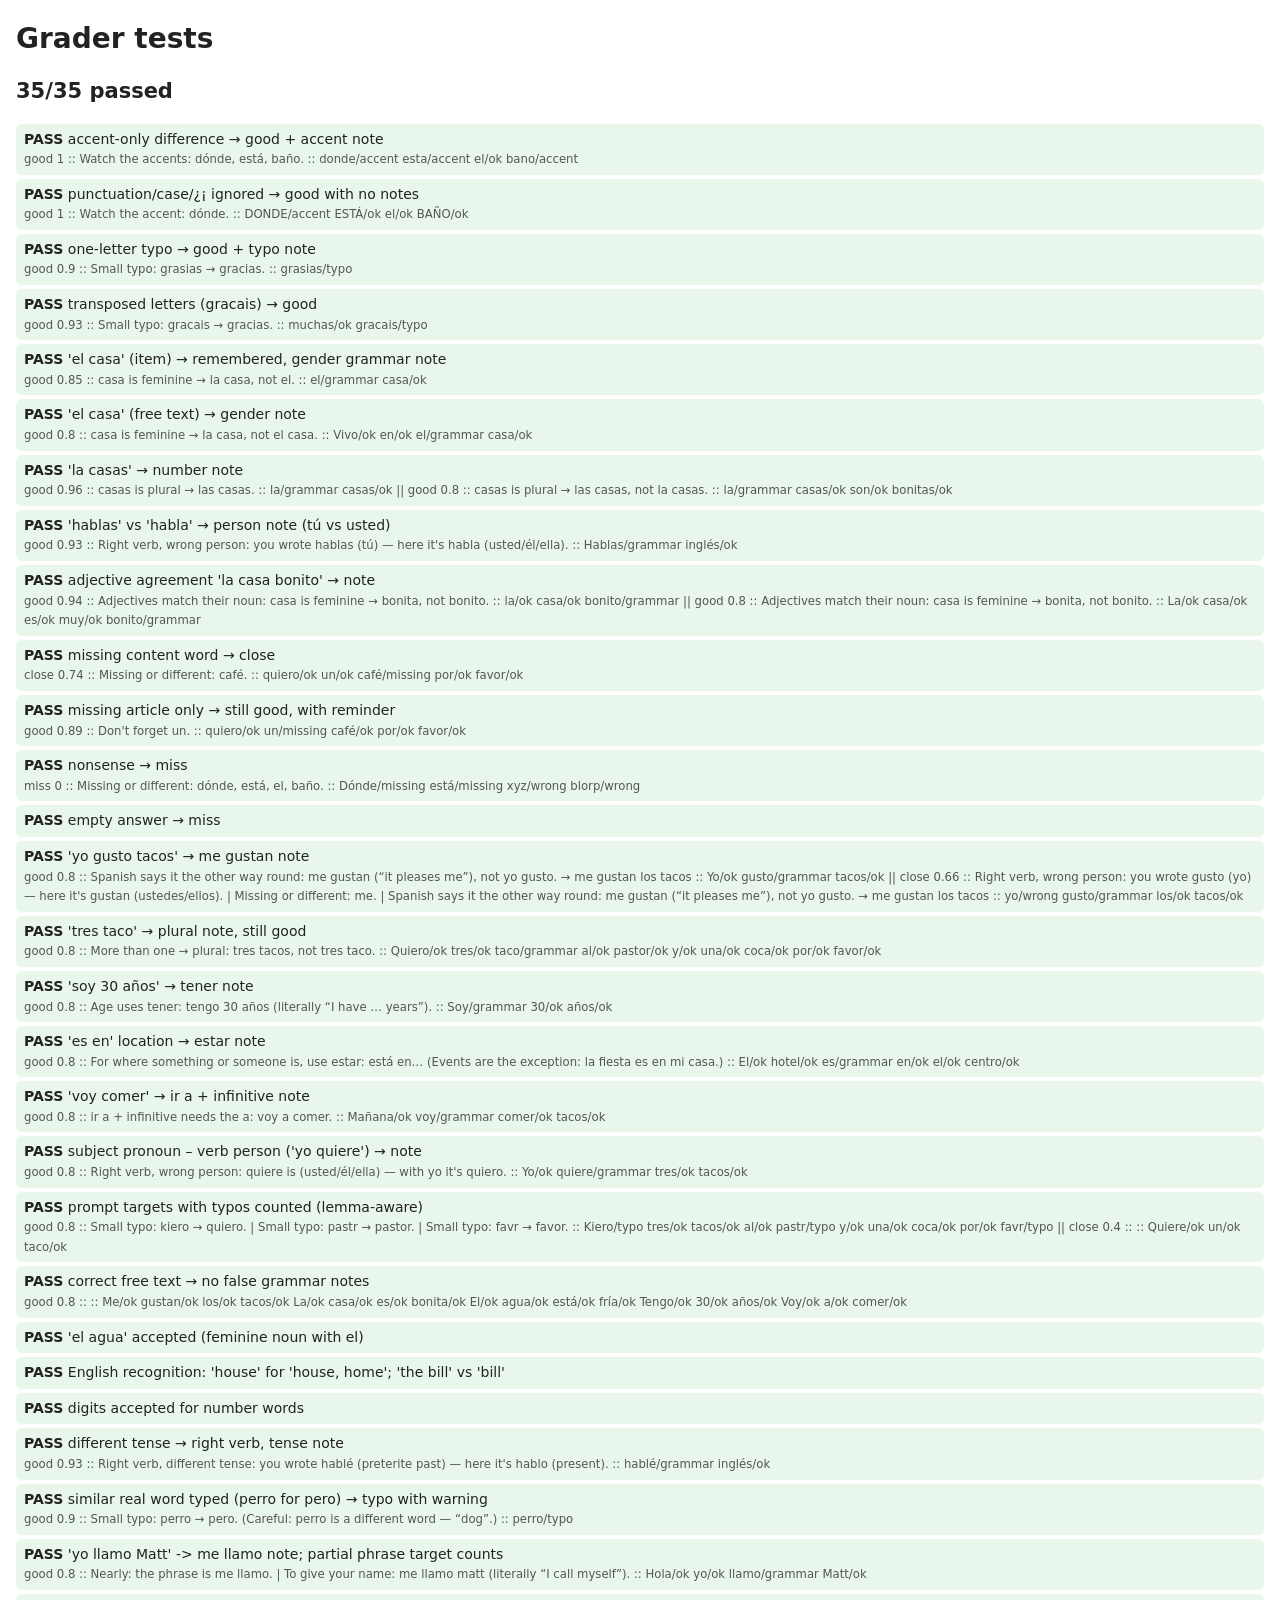
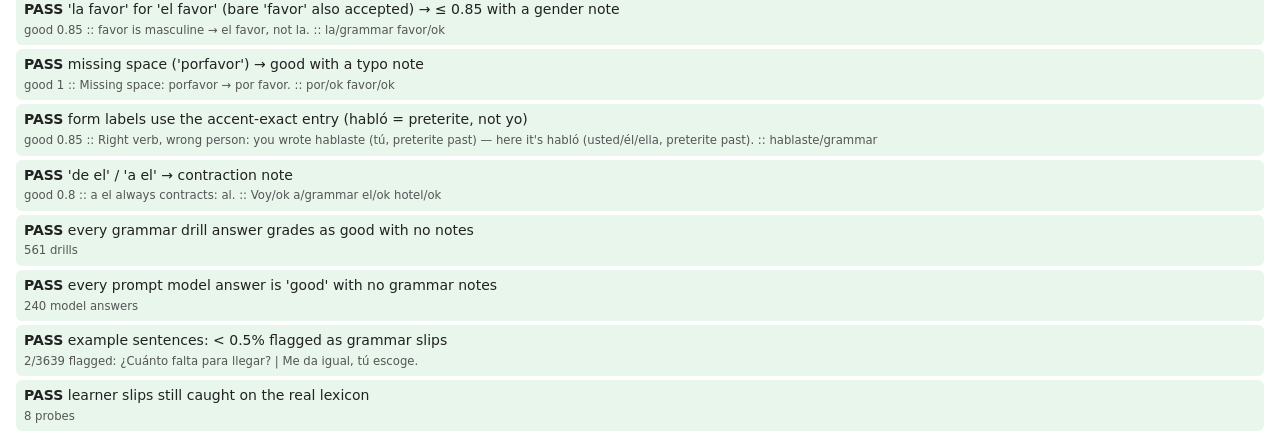
<file: tests/grader.html>
<!doctype html>
<html lang="en">
<head>
<meta charset="utf-8">
<meta name="viewport" content="width=device-width, initial-scale=1">
<title>Grader tests</title>
<style>
  body { font: 14px/1.4 system-ui, sans-serif; margin: 16px; background: #fff; color: #222; }
  .pass, .fail { padding: 6px 8px; margin: 4px 0; border-radius: 6px; }
  .pass { background: #e8f6ec; } .fail { background: #fde8e8; }
  small { color: #555; }
</style>
</head>
<body>
<h1>Grader tests</h1>
<div id="out">running…</div>
<script src="../web/data/course.js"></script>
<script src="../web/js/grader.js"></script>
<script>window.__deferRender = true;</script>
<script src="grader.test.js"></script>
<script src="grader.content.test.js"></script>
<script>window.__renderGraderResults && window.__renderGraderResults();</script>
</body>
</html>
</file>
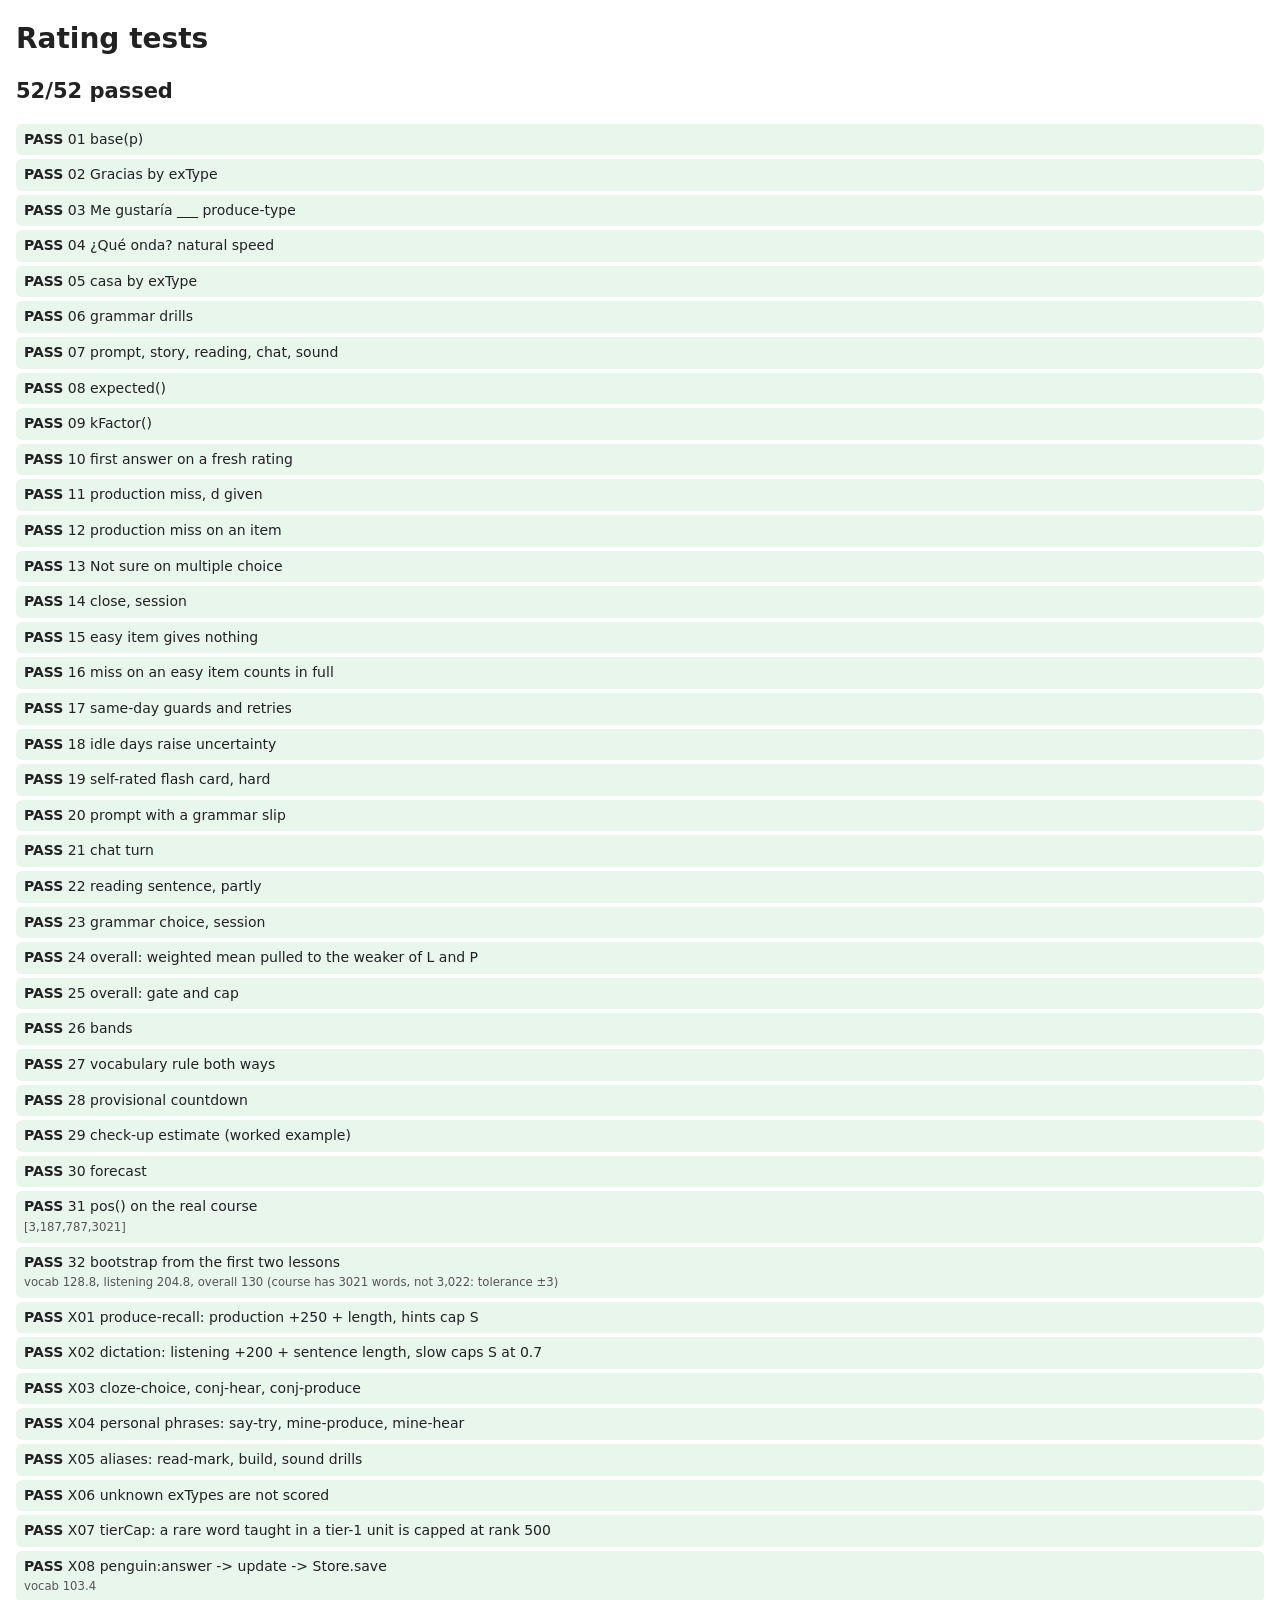
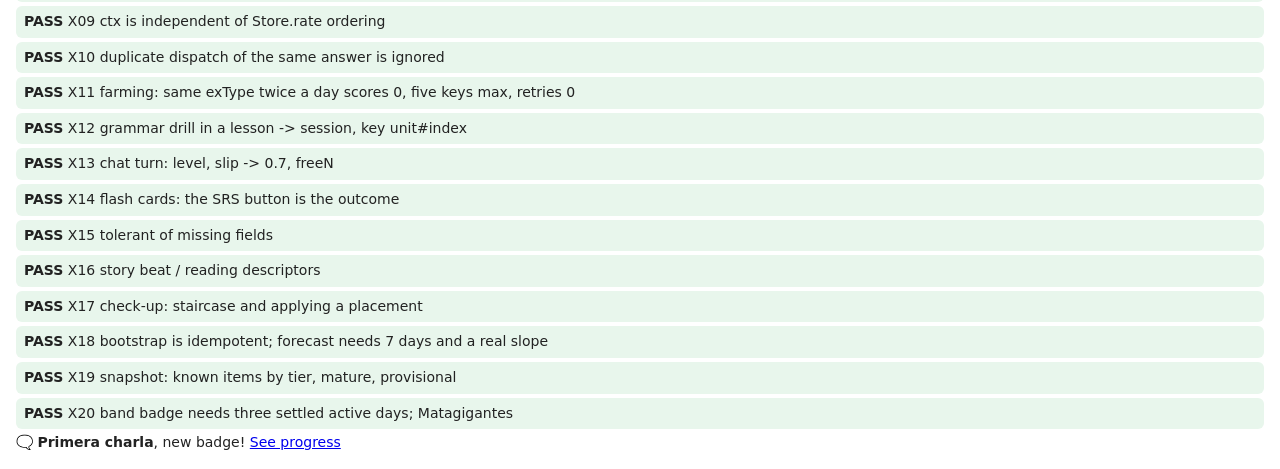
<file: tests/rating.html>
<!doctype html>
<html lang="en">
<head>
<meta charset="utf-8">
<meta name="viewport" content="width=device-width, initial-scale=1">
<title>Rating tests</title>
<style>
  body { font: 14px/1.4 system-ui, sans-serif; margin: 16px; background: #fff; color: #222; }
  .pass, .fail { padding: 6px 8px; margin: 4px 0; border-radius: 6px; }
  .pass { background: #e8f6ec; } .fail { background: #fde8e8; }
  small { color: #555; }
</style>
</head>
<body>
<h1>Rating tests</h1>
<div id="out">running…</div>
<script src="../web/data/course.js"></script>
<script src="../web/js/util.js"></script>
<script src="../web/js/rating.js"></script>
<script src="rating.test.js"></script>
</body>
</html>
</file>
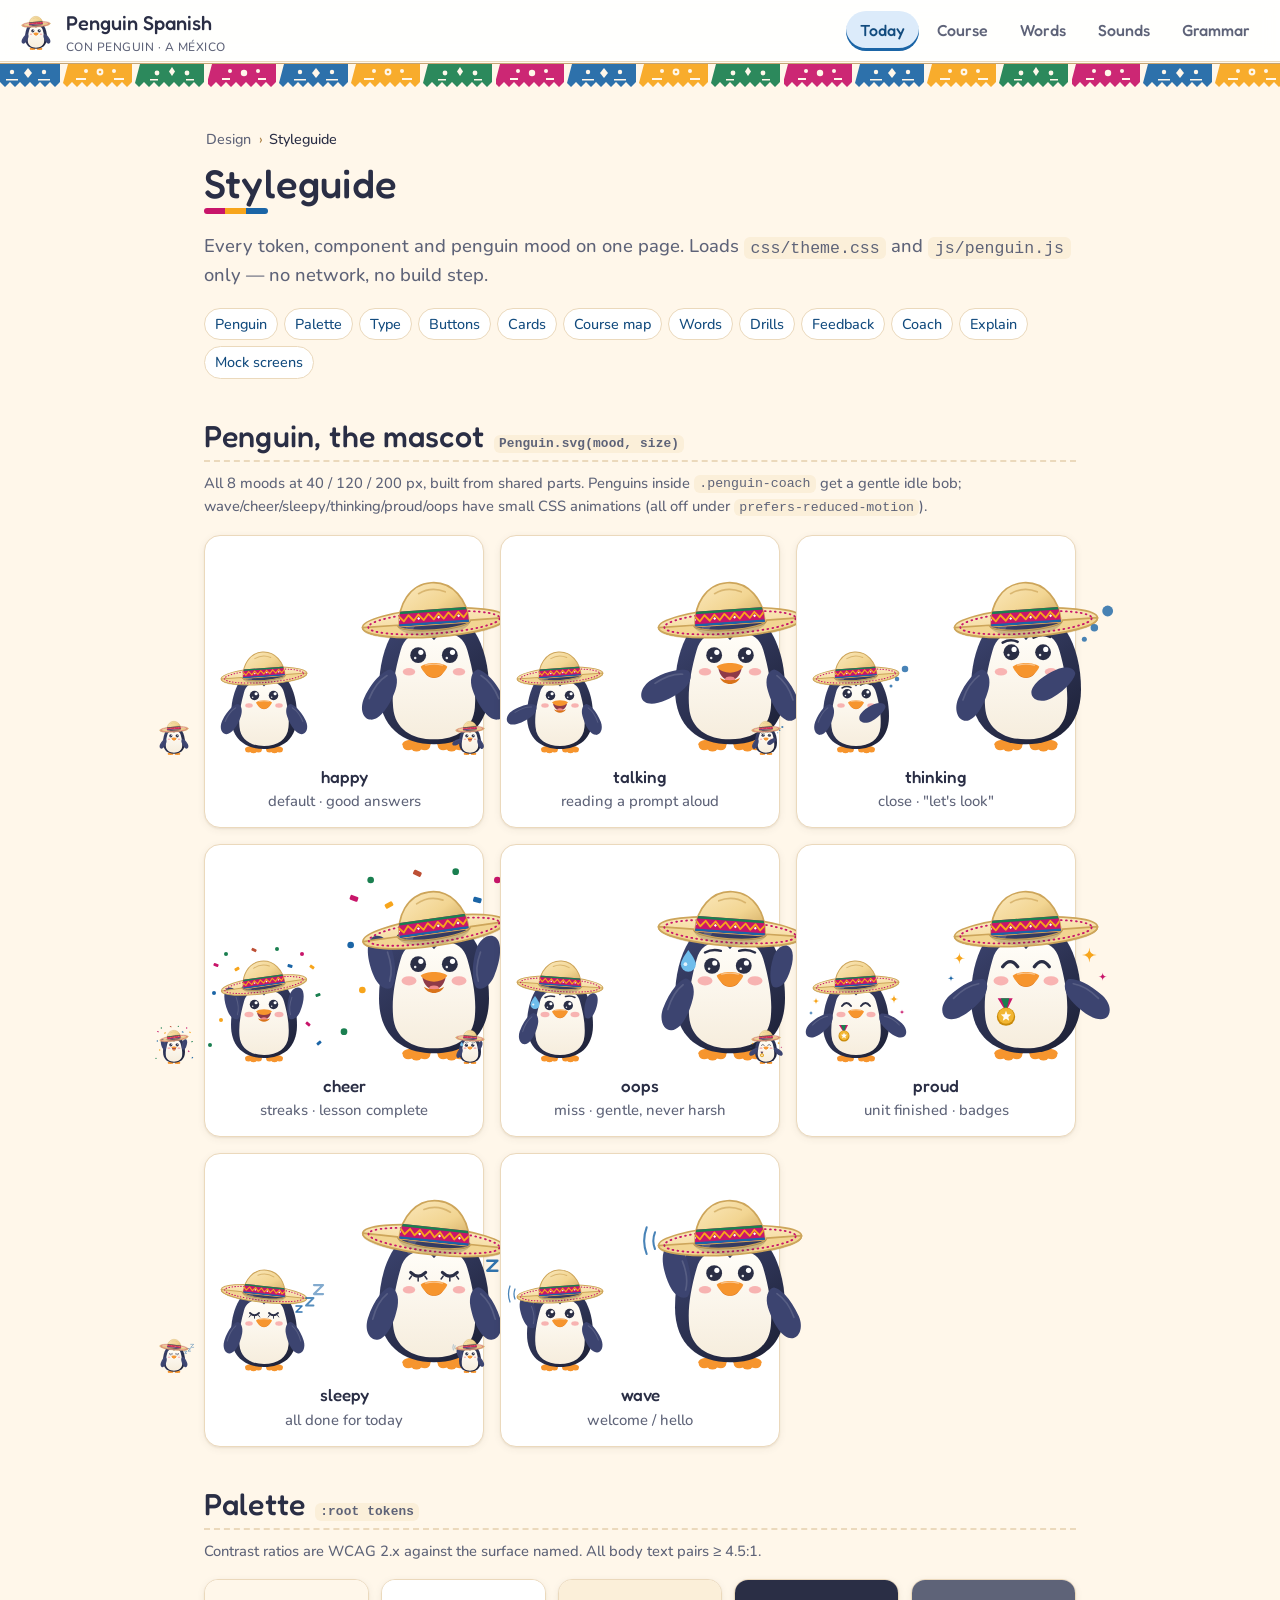
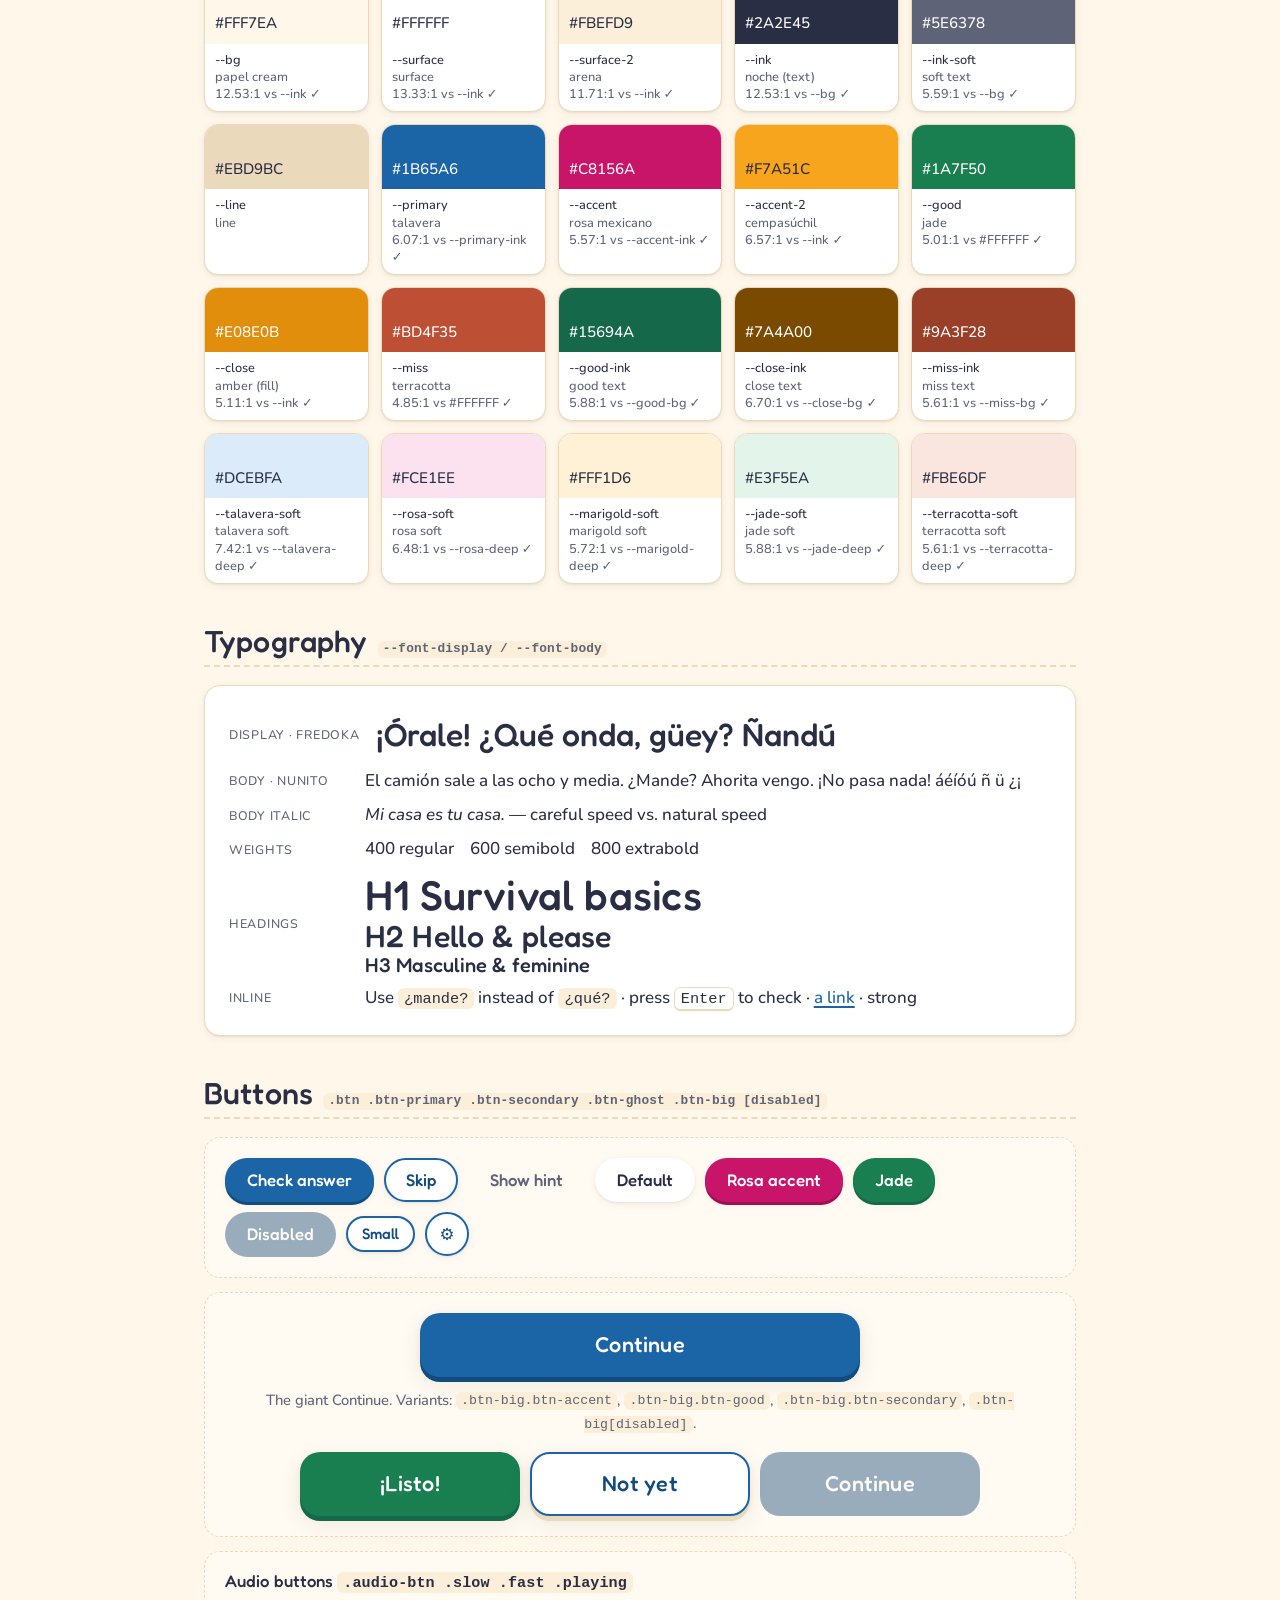
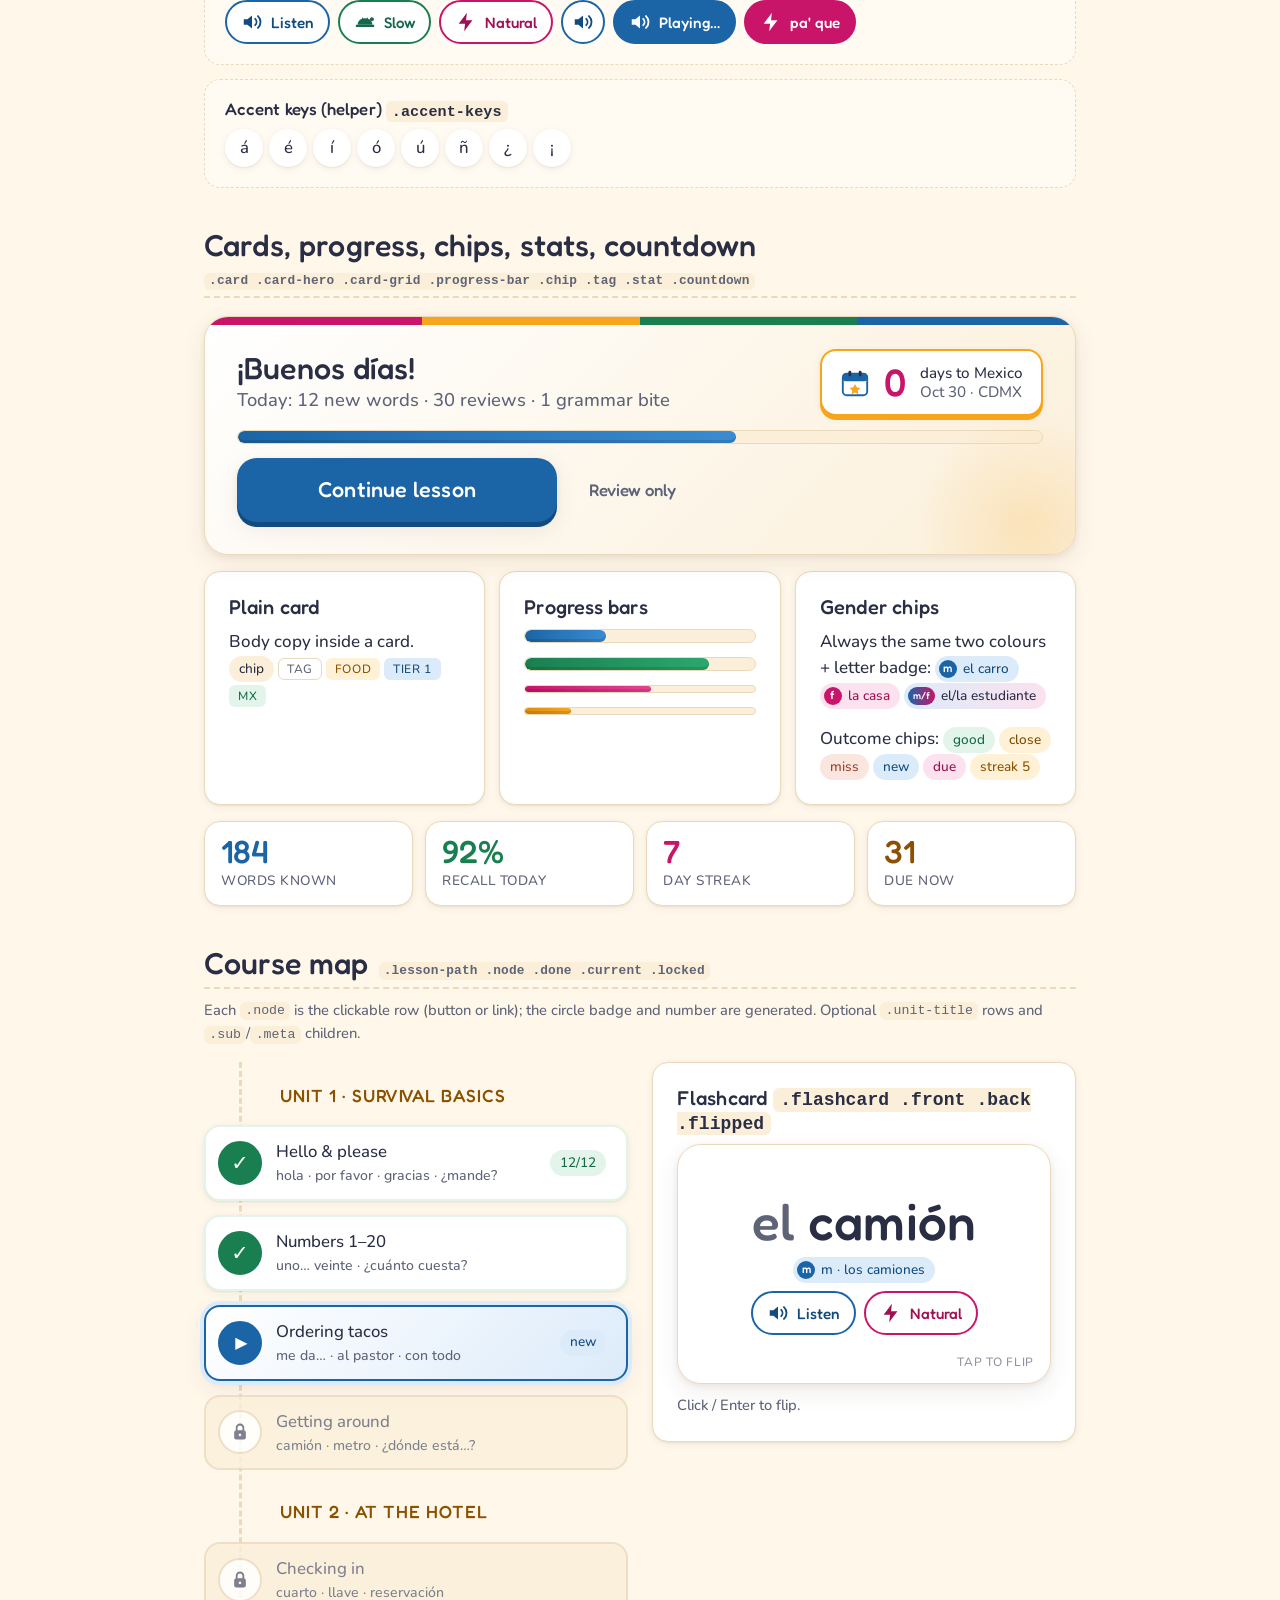
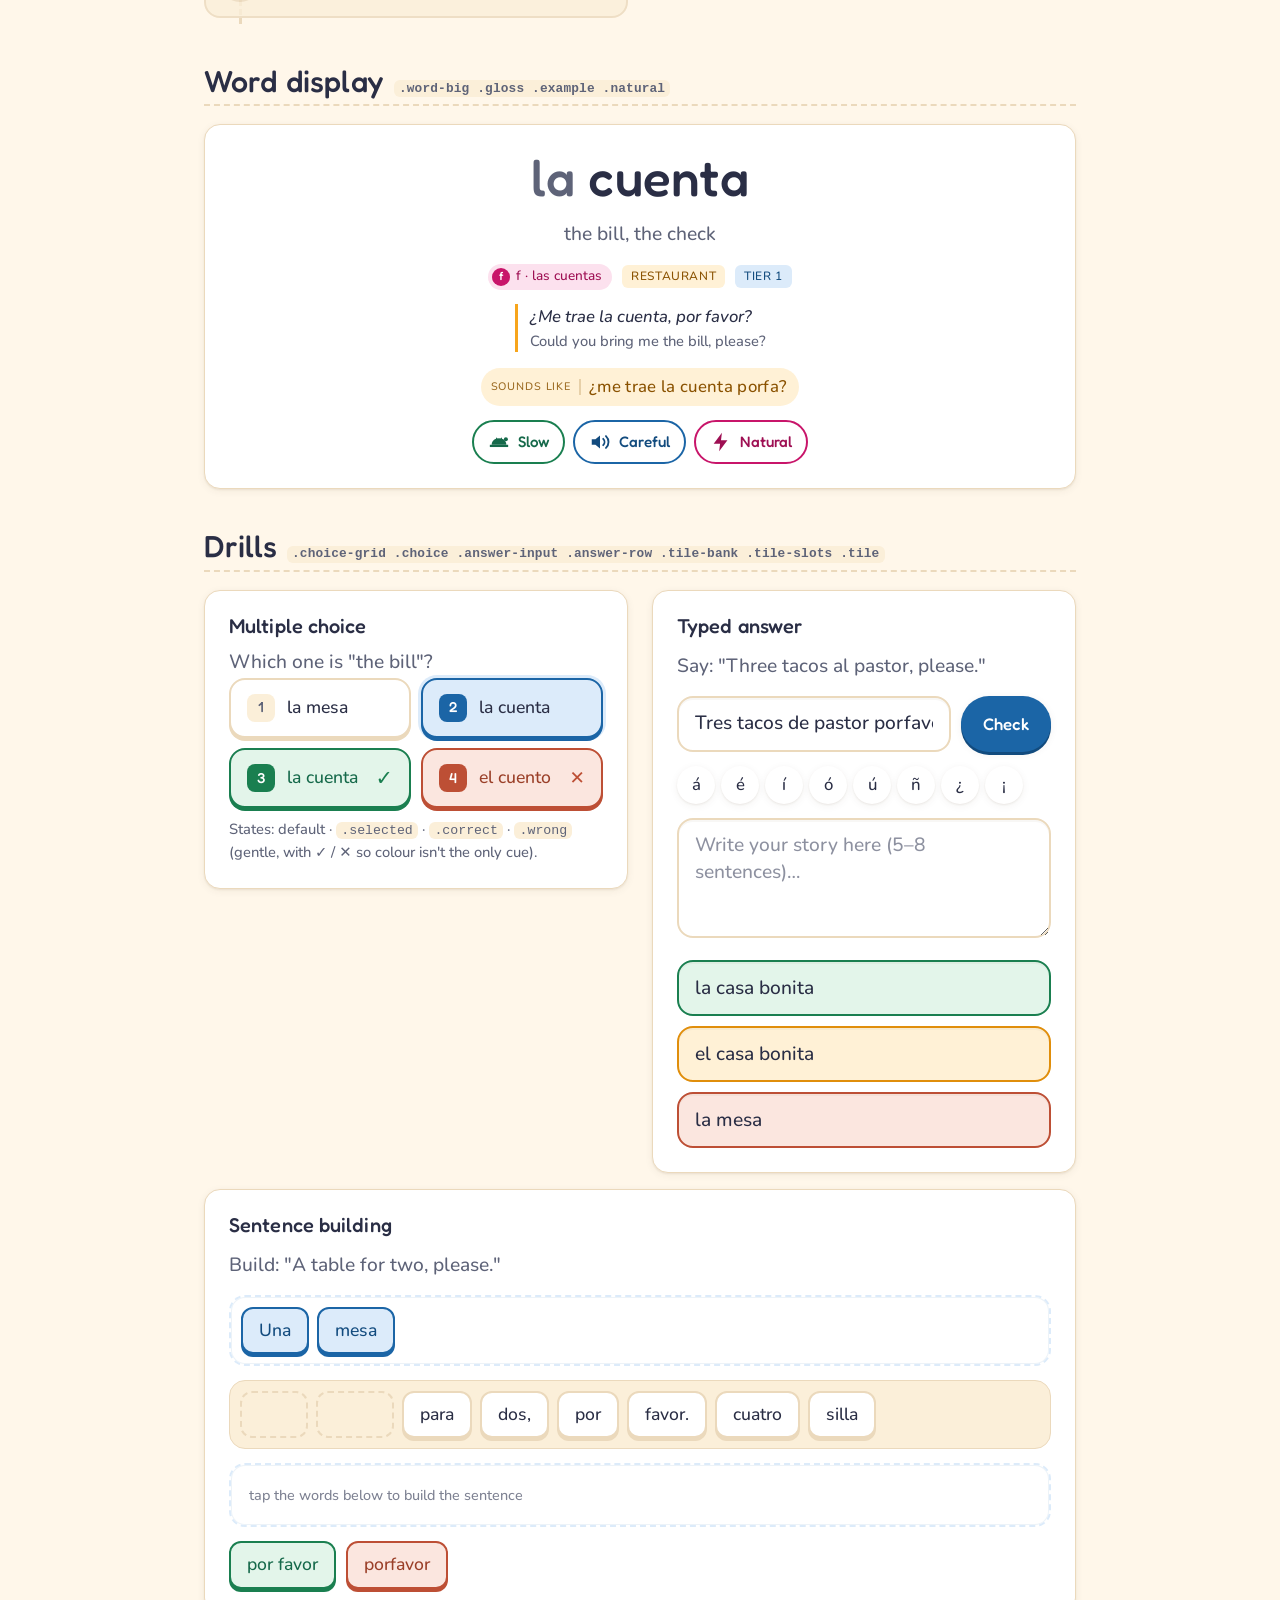
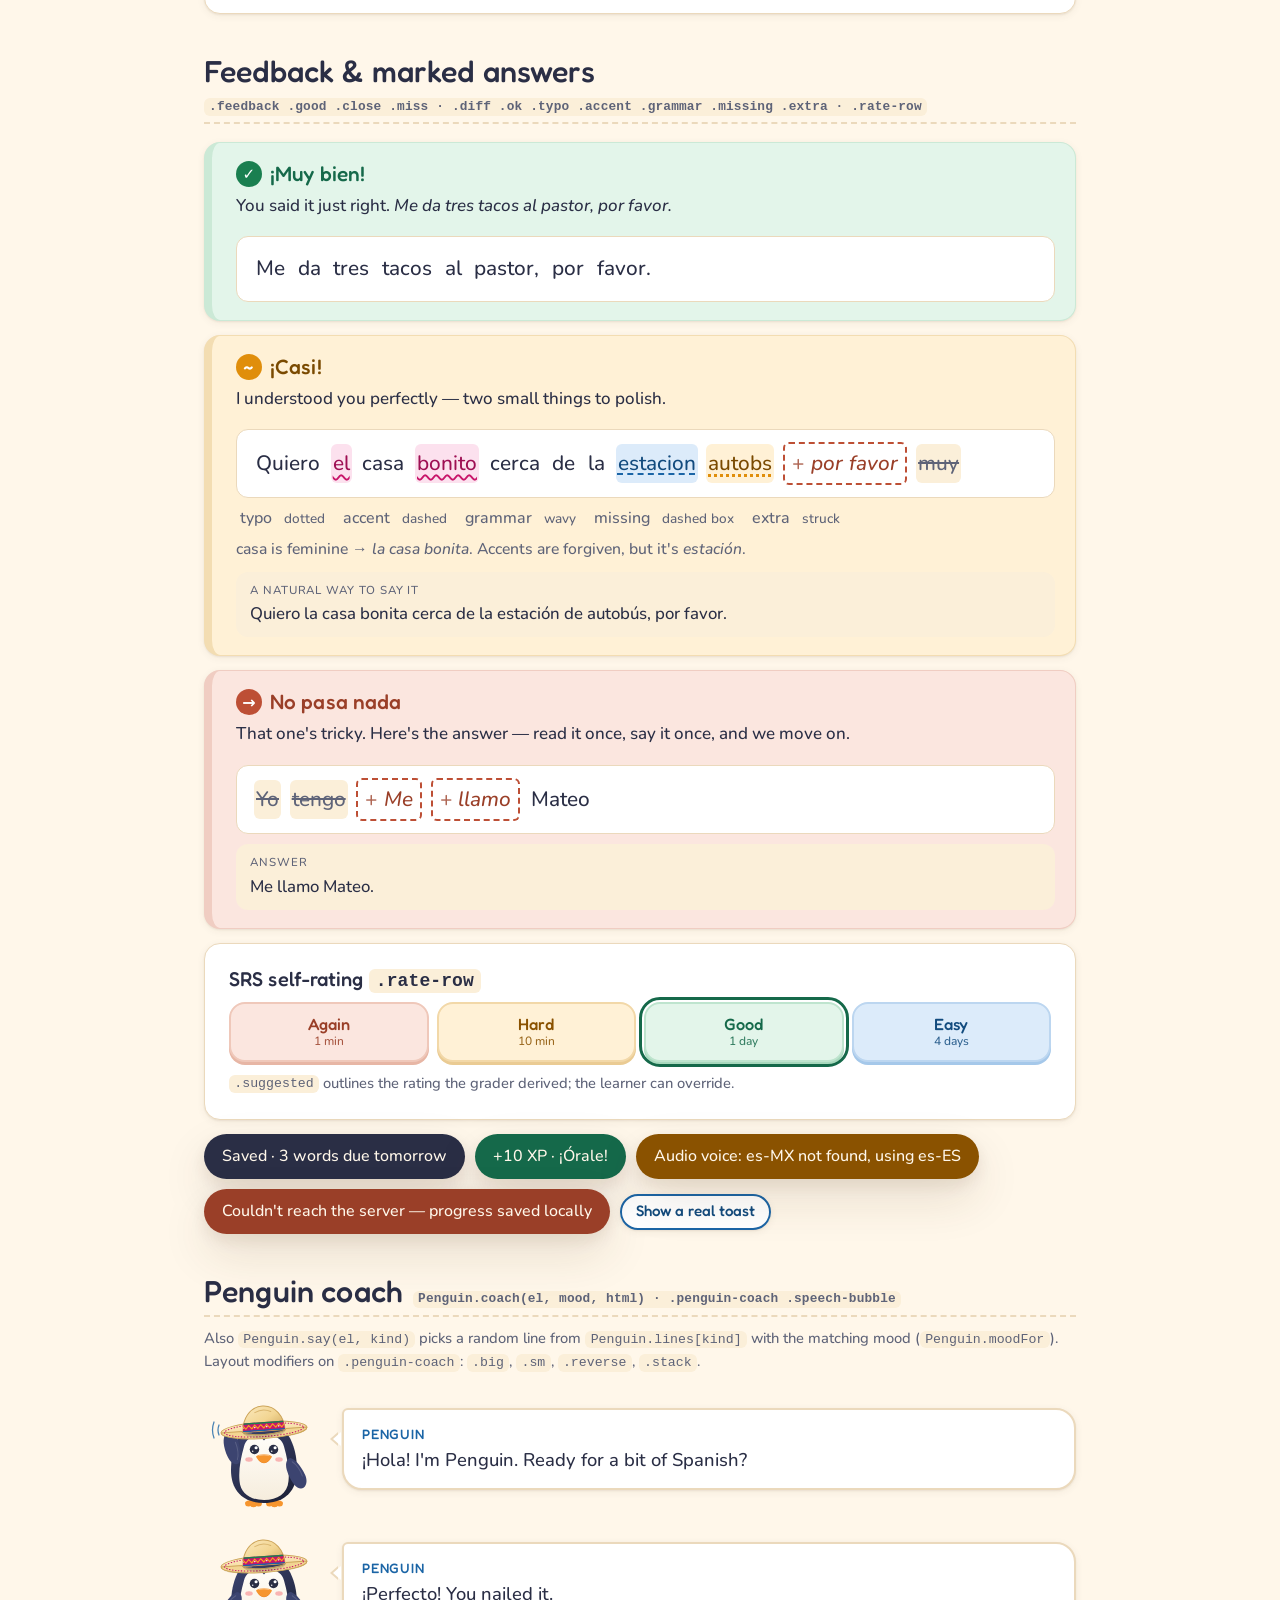
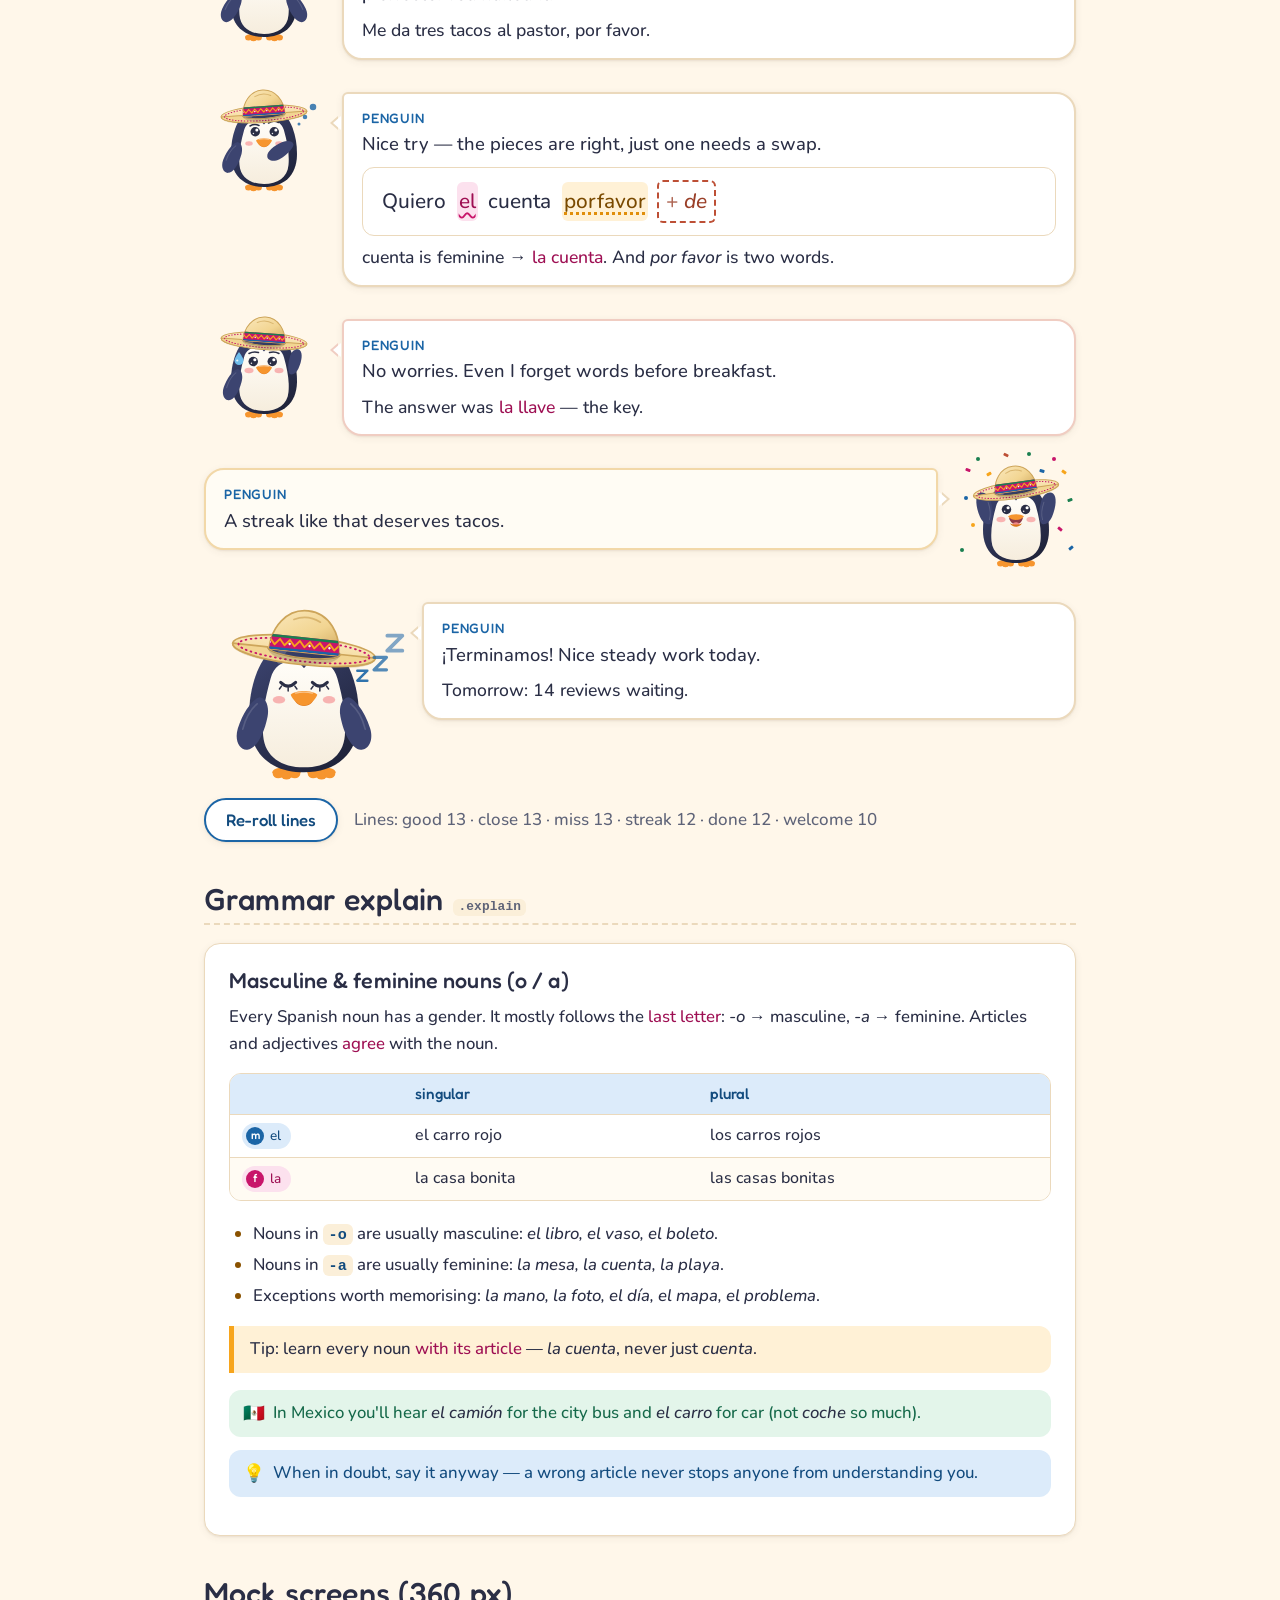
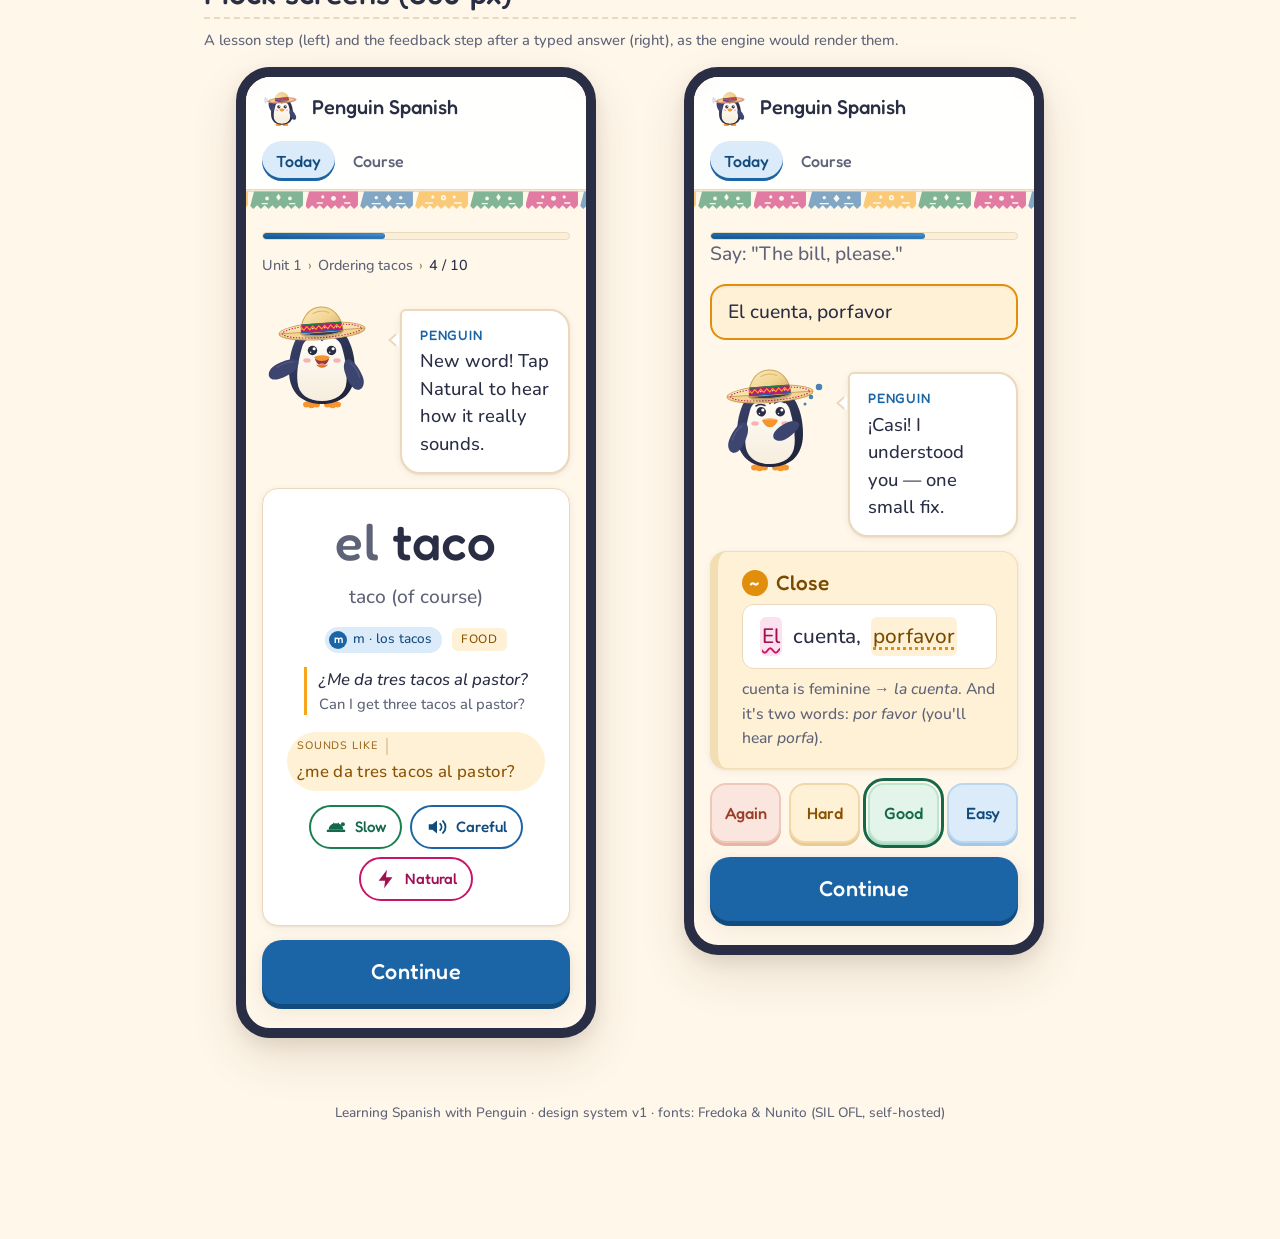
<file: web/styleguide.html>
<!doctype html>
<html lang="en">
<head>
<meta charset="utf-8">
<meta name="viewport" content="width=device-width, initial-scale=1">
<title>Styleguide — Learning Spanish with Penguin</title>
<link rel="icon" href="img/favicon.svg" type="image/svg+xml">
<link rel="stylesheet" href="css/theme.css">
<style>
  /* styleguide chrome only (not part of the design system) */
  .sg-section { margin: 40px 0; }
  .sg-section > h2 { display: flex; align-items: baseline; gap: 10px; flex-wrap: wrap; border-bottom: 2px dashed var(--line); padding-bottom: 6px; margin-bottom: 18px; }
  .sg-section > h2 code { font-size: 0.8rem; font-weight: 600; color: var(--ink-soft); }
  .sg-note { font-size: 0.92rem; color: var(--ink-soft); margin: -8px 0 16px; }
  .sg-grid { display: grid; grid-template-columns: repeat(auto-fill, minmax(150px, 1fr)); gap: 12px; }
  .swatch { border-radius: 14px; overflow: hidden; border: 1px solid var(--line); background: var(--surface); box-shadow: var(--shadow-sm); }
  .swatch .sw { height: 64px; display: flex; align-items: flex-end; padding: 8px 10px; font-weight: 800; font-size: 0.95rem; }
  .swatch .sw.light { color: var(--ink); } .swatch .sw.dark { color: #fff; }
  .swatch .meta { padding: 8px 10px; font-size: 0.8rem; color: var(--ink-soft); line-height: 1.35; }
  .swatch .meta b { color: var(--ink); display: block; }
  .moods { display: grid; grid-template-columns: repeat(auto-fill, minmax(230px, 1fr)); gap: 16px; }
  .mood { background: var(--surface); border: 1px solid var(--line); border-radius: var(--radius); padding: 14px; text-align: center; box-shadow: var(--shadow-sm); }
  .mood .sizes { display: flex; align-items: flex-end; justify-content: center; gap: 10px; min-height: 206px; }
  .mood .lbl { font-family: var(--font-display); font-weight: 600; margin-top: 8px; }
  .mood .lbl small { display: block; font-family: var(--font-body); color: var(--ink-soft); font-weight: 600; }
  .demo { padding: 20px; border: 1px dashed var(--line); border-radius: var(--radius); background: rgba(255,255,255,0.4); }
  .demo + .demo { margin-top: 14px; }
  .phone { width: 360px; max-width: 100%; margin: 0 auto; border: 10px solid #2A2E45; border-radius: 34px; overflow: hidden; background: var(--bg); box-shadow: var(--shadow-lg); }
  .phone .app-header { position: static; }
  .phone .page { padding: 16px 16px 24px; }
  .two { display: grid; grid-template-columns: 1fr; gap: 24px; align-items: start; }
  @media (min-width: 860px) { .two { grid-template-columns: 1fr 1fr; } }
  .type-sample { display: grid; gap: 8px; }
  .type-sample .row { gap: 16px; }
  .type-sample .lbl { font-size: 0.78rem; font-weight: 800; letter-spacing: 0.06em; text-transform: uppercase; color: var(--ink-soft); min-width: 120px; }
  .sg-toc { display: flex; flex-wrap: wrap; gap: 6px; margin-bottom: 8px; }
  .sg-toc a { font-size: 0.9rem; padding: 4px 10px; border-radius: 999px; background: var(--surface); border: 1px solid var(--line); text-decoration: none; color: var(--talavera-deep); font-weight: 700; }
</style>
</head>
<body>

<header class="app-header">
  <a class="brand" href="#" id="brand-avatar">
    <span class="brand-text">Penguin Spanish<span class="brand-sub">con Penguin · a México</span></span>
  </a>
  <nav class="nav" aria-label="Main">
    <a href="#" class="active">Today</a>
    <a href="#">Course</a>
    <a href="#">Words</a>
    <a href="#">Sounds</a>
    <a href="#">Grammar</a>
  </nav>
</header>
<div class="papel-picado" aria-hidden="true"></div>

<main class="page">
  <ul class="crumbs"><li><a href="#">Design</a></li><li class="current">Styleguide</li></ul>
  <h1 class="page-title">Styleguide</h1>
  <p class="lead">Every token, component and penguin mood on one page. Loads <code>css/theme.css</code> and <code>js/penguin.js</code> only — no network, no build step.</p>
  <div class="sg-toc">
    <a href="#penguin">Penguin</a><a href="#palette">Palette</a><a href="#type">Type</a><a href="#buttons">Buttons</a><a href="#cards">Cards</a><a href="#map">Course map</a><a href="#words">Words</a><a href="#drills">Drills</a><a href="#feedback">Feedback</a><a href="#coach">Coach</a><a href="#explain">Explain</a><a href="#screens">Mock screens</a>
  </div>

  <!-- ============ PENGUIN ============ -->
  <section class="sg-section" id="penguin">
    <h2>Penguin, the mascot <code>Penguin.svg(mood, size)</code></h2>
    <p class="sg-note">All 8 moods at 40 / 120 / 200 px, built from shared parts. Penguins inside <code>.penguin-coach</code> get a gentle idle bob; wave/cheer/sleepy/thinking/proud/oops have small CSS animations (all off under <code>prefers-reduced-motion</code>).</p>
    <div class="moods" id="moods"></div>
  </section>

  <!-- ============ PALETTE ============ -->
  <section class="sg-section" id="palette">
    <h2>Palette <code>:root tokens</code></h2>
    <p class="sg-note">Contrast ratios are WCAG 2.x against the surface named. All body text pairs ≥ 4.5:1.</p>
    <div class="sg-grid" id="swatches"></div>
  </section>

  <!-- ============ TYPE ============ -->
  <section class="sg-section" id="type">
    <h2>Typography <code>--font-display / --font-body</code></h2>
    <div class="card type-sample">
      <div class="row"><span class="lbl">Display · Fredoka</span><span style="font-family:var(--font-display);font-size:2rem;font-weight:600">¡Órale! ¿Qué onda, güey? Ñandú</span></div>
      <div class="row"><span class="lbl">Body · Nunito</span><span>El camión sale a las ocho y media. ¿Mande? Ahorita vengo. ¡No pasa nada! áéíóú ñ ü ¿¡</span></div>
      <div class="row"><span class="lbl">Body italic</span><span><em>Mi casa es tu casa.</em> — careful speed vs. natural speed</span></div>
      <div class="row"><span class="lbl">Weights</span><span style="font-weight:400">400 regular</span><span style="font-weight:600">600 semibold</span><span style="font-weight:800">800 extrabold</span></div>
      <div class="row"><span class="lbl">Headings</span><div><h1 style="margin:0">H1 Survival basics</h1><h2 style="margin:0">H2 Hello &amp; please</h2><h3 style="margin:0">H3 Masculine &amp; feminine</h3></div></div>
      <div class="row"><span class="lbl">Inline</span><span>Use <code>¿mande?</code> instead of <code>¿qué?</code> · press <kbd>Enter</kbd> to check · <a href="#">a link</a> · <strong>strong</strong></span></div>
    </div>
  </section>

  <!-- ============ BUTTONS ============ -->
  <section class="sg-section" id="buttons">
    <h2>Buttons <code>.btn .btn-primary .btn-secondary .btn-ghost .btn-big [disabled]</code></h2>
    <div class="demo">
      <div class="btn-row">
        <button class="btn btn-primary">Check answer</button>
        <button class="btn btn-secondary">Skip</button>
        <button class="btn btn-ghost">Show hint</button>
        <button class="btn">Default</button>
        <button class="btn btn-accent">Rosa accent</button>
        <button class="btn btn-good">Jade</button>
        <button class="btn btn-primary" disabled>Disabled</button>
        <button class="btn btn-sm btn-secondary">Small</button>
        <button class="btn btn-icon btn-secondary" aria-label="Settings">⚙</button>
      </div>
    </div>
    <div class="demo center">
      <button class="btn btn-big">Continue</button>
      <p class="sg-note" style="margin-top:12px">The giant Continue. Variants: <code>.btn-big.btn-accent</code>, <code>.btn-big.btn-good</code>, <code>.btn-big.btn-secondary</code>, <code>.btn-big[disabled]</code>.</p>
      <div class="btn-row center"><button class="btn btn-big btn-good" style="max-width:220px">¡Listo!</button><button class="btn btn-big btn-secondary" style="max-width:220px">Not yet</button><button class="btn btn-big" style="max-width:220px" disabled>Continue</button></div>
    </div>
    <div class="demo">
      <h4>Audio buttons <code>.audio-btn .slow .fast .playing</code></h4>
      <div class="audio-row">
        <button class="audio-btn">Listen</button>
        <button class="audio-btn slow">Slow</button>
        <button class="audio-btn fast">Natural</button>
        <button class="audio-btn" aria-label="Play"></button>
        <button class="audio-btn playing">Playing…</button>
        <button class="audio-btn fast playing">pa' que</button>
      </div>
    </div>
    <div class="demo">
      <h4>Accent keys (helper) <code>.accent-keys</code></h4>
      <div class="accent-keys"><button class="btn">á</button><button class="btn">é</button><button class="btn">í</button><button class="btn">ó</button><button class="btn">ú</button><button class="btn">ñ</button><button class="btn">¿</button><button class="btn">¡</button></div>
    </div>
  </section>

  <!-- ============ CARDS ============ -->
  <section class="sg-section" id="cards">
    <h2>Cards, progress, chips, stats, countdown <code>.card .card-hero .card-grid .progress-bar .chip .tag .stat .countdown</code></h2>
    <div class="card-hero stack">
      <div class="row" style="justify-content:space-between">
        <div>
          <h2 style="margin:0">¡Buenos días!</h2>
          <p class="lead" style="margin:0">Today: 12 new words · 30 reviews · 1 grammar bite</p>
        </div>
        <div class="countdown"><span class="num" id="cd-num">5</span><span class="label"><strong>days to Mexico</strong>Oct 30 · CDMX</span></div>
      </div>
      <div class="progress-bar" aria-label="Daily goal"><span class="fill" style="width:62%"></span></div>
      <div class="btn-row"><button class="btn btn-big" style="max-width:320px">Continue lesson</button><button class="btn btn-ghost">Review only</button></div>
    </div>
    <div class="card-grid" style="margin-top:16px">
      <div class="card"><h3>Plain card</h3><p>Body copy inside a card. <span class="chip">chip</span> <span class="tag">tag</span> <span class="tag topic">food</span> <span class="tag tier">tier 1</span> <span class="tag mx">MX</span></p></div>
      <div class="card"><h3>Progress bars</h3>
        <div class="stack">
          <div class="progress-bar"><span class="fill" style="width:35%"></span></div>
          <div class="progress-bar good"><span class="fill" style="width:80%"></span></div>
          <div class="progress-bar accent thin"><span class="fill" style="width:55%"></span></div>
          <div class="progress-bar marigold thin"><span class="fill" style="width:20%"></span></div>
        </div>
      </div>
      <div class="card"><h3>Gender chips</h3>
        <p>Always the same two colours + letter badge: <span class="chip m">el carro</span> <span class="chip f">la casa</span> <span class="chip mf">el/la estudiante</span></p>
        <p>Outcome chips: <span class="chip good">good</span> <span class="chip close">close</span> <span class="chip miss">miss</span> <span class="chip primary">new</span> <span class="chip accent">due</span> <span class="chip marigold">streak 5</span></p>
      </div>
    </div>
    <div class="stat-row" style="margin-top:16px">
      <div class="stat"><span class="num">184</span><span class="label">words known</span></div>
      <div class="stat good"><span class="num">92%</span><span class="label">recall today</span></div>
      <div class="stat accent"><span class="num">7</span><span class="label">day streak</span></div>
      <div class="stat marigold"><span class="num">31</span><span class="label">due now</span></div>
    </div>
  </section>

  <!-- ============ COURSE MAP ============ -->
  <section class="sg-section" id="map">
    <h2>Course map <code>.lesson-path .node .done .current .locked</code></h2>
    <p class="sg-note">Each <code>.node</code> is the clickable row (button or link); the circle badge and number are generated. Optional <code>.unit-title</code> rows and <code>.sub</code>/<code>.meta</code> children.</p>
    <div class="two">
      <ol class="lesson-path">
        <li class="unit-title">Unit 1 · Survival basics</li>
        <li><button class="node done">Hello &amp; please <small class="sub">hola · por favor · gracias · ¿mande?</small><span class="meta"><span class="chip good">12/12</span></span></button></li>
        <li><button class="node done">Numbers 1–20 <small class="sub">uno… veinte · ¿cuánto cuesta?</small></button></li>
        <li><button class="node current">Ordering tacos <small class="sub">me da… · al pastor · con todo</small><span class="meta"><span class="chip primary">new</span></span></button></li>
        <li><button class="node locked">Getting around <small class="sub">camión · metro · ¿dónde está…?</small></button></li>
        <li class="unit-title">Unit 2 · At the hotel</li>
        <li><button class="node locked">Checking in <small class="sub">cuarto · llave · reservación</small></button></li>
      </ol>
      <div class="card">
        <h3>Flashcard <code>.flashcard .front .back .flipped</code></h3>
        <div class="flashcard" id="fc" tabindex="0" role="button" aria-pressed="false">
          <div class="front">
            <p class="word-big"><span class="article">el</span>camión</p>
            <span class="chip m">m · los camiones</span>
            <div class="audio-row"><button class="audio-btn">Listen</button><button class="audio-btn fast">Natural</button></div>
          </div>
          <div class="back">
            <p class="gloss">bus (CDMX); truck</p>
            <p class="example">El camión pasa cada diez minutos.<span class="en">The bus comes every ten minutes.</span></p>
            <span class="natural">el camión → "el camión"</span>
          </div>
        </div>
        <p class="sg-note" style="margin-top:10px">Click / Enter to flip.</p>
      </div>
    </div>
  </section>

  <!-- ============ WORDS ============ -->
  <section class="sg-section" id="words">
    <h2>Word display <code>.word-big .gloss .example .natural</code></h2>
    <div class="card center stack">
      <p class="word-big"><span class="article">la</span>cuenta</p>
      <p class="gloss">the bill, the check</p>
      <div class="row" style="justify-content:center"><span class="chip f">f · las cuentas</span><span class="tag topic">restaurant</span><span class="tag tier">tier 1</span></div>
      <p class="example" style="display:inline-block">¿Me trae la cuenta, por favor?<span class="en">Could you bring me the bill, please?</span></p>
      <div><span class="natural">¿me trae la cuenta porfa?</span></div>
      <div class="audio-row" style="justify-content:center"><button class="audio-btn slow">Slow</button><button class="audio-btn">Careful</button><button class="audio-btn fast">Natural</button></div>
    </div>
  </section>

  <!-- ============ DRILLS ============ -->
  <section class="sg-section" id="drills">
    <h2>Drills <code>.choice-grid .choice .answer-input .answer-row .tile-bank .tile-slots .tile</code></h2>
    <div class="two">
      <div class="card">
        <h3>Multiple choice</h3>
        <p class="gloss">Which one is <strong>"the bill"</strong>?</p>
        <div class="choice-grid">
          <button class="choice"><span class="key">1</span>la mesa</button>
          <button class="choice selected"><span class="key">2</span>la cuenta</button>
          <button class="choice correct"><span class="key">3</span>la cuenta</button>
          <button class="choice wrong"><span class="key">4</span>el cuento</button>
        </div>
        <p class="sg-note" style="margin-top:10px">States: default · <code>.selected</code> · <code>.correct</code> · <code>.wrong</code> (gentle, with ✓ / ✕ so colour isn't the only cue).</p>
      </div>
      <div class="card stack">
        <h3>Typed answer</h3>
        <p class="gloss">Say: <strong>"Three tacos al pastor, please."</strong></p>
        <div class="answer-row">
          <input class="answer-input" placeholder="Escribe en español…" value="Tres tacos de pastor porfavor">
          <button class="btn btn-primary">Check</button>
        </div>
        <div class="accent-keys"><button class="btn">á</button><button class="btn">é</button><button class="btn">í</button><button class="btn">ó</button><button class="btn">ú</button><button class="btn">ñ</button><button class="btn">¿</button><button class="btn">¡</button></div>
        <textarea class="answer-input" placeholder="Write your story here (5–8 sentences)…"></textarea>
        <div class="row"><input class="answer-input good" value="la casa bonita" style="width:auto;flex:1"><input class="answer-input close" value="el casa bonita" style="width:auto;flex:1"><input class="answer-input miss" value="la mesa" style="width:auto;flex:1"></div>
      </div>
    </div>
    <div class="card stack" style="margin-top:16px">
      <h3>Sentence building</h3>
      <p class="gloss">Build: <strong>"A table for two, please."</strong></p>
      <div class="tile-slots"><button class="tile">Una</button><button class="tile">mesa</button></div>
      <div class="tile-bank">
        <button class="tile used">Una</button><button class="tile used">mesa</button><button class="tile">para</button><button class="tile">dos,</button><button class="tile">por</button><button class="tile">favor.</button><button class="tile">cuatro</button><button class="tile">silla</button>
      </div>
      <div class="tile-slots empty"></div>
      <div class="row"><span class="tile correct">por favor</span><span class="tile wrong">porfavor</span></div>
    </div>
  </section>

  <!-- ============ FEEDBACK ============ -->
  <section class="sg-section" id="feedback">
    <h2>Feedback &amp; marked answers <code>.feedback .good .close .miss · .diff .ok .typo .accent .grammar .missing .extra · .rate-row</code></h2>
    <div class="stack">
      <div class="feedback good">
        <h3 class="title">¡Muy bien!</h3>
        <p>You said it just right. <em>Me da tres tacos al pastor, por favor.</em></p>
        <div class="diff"><span class="ok">Me</span> <span class="ok">da</span> <span class="ok">tres</span> <span class="ok">tacos</span> <span class="ok">al</span> <span class="ok">pastor,</span> <span class="ok">por</span> <span class="ok">favor.</span></div>
      </div>
      <div class="feedback close">
        <h3 class="title">¡Casi!</h3>
        <p>I understood you perfectly — two small things to polish.</p>
        <div class="diff"><span class="ok">Quiero</span> <span class="grammar" title="casa is feminine → la casa">el</span> <span class="ok">casa</span> <span class="grammar">bonito</span> <span class="ok">cerca</span> <span class="ok">de</span> <span class="ok">la</span> <span class="accent" title="watch the accent: estación">estacion</span> <span class="typo" title="typo: autobús">autobs</span> <span class="missing">por favor</span> <span class="extra">muy</span></div>
        <ul class="diff-legend">
          <li><span class="typo">typo</span> dotted</li>
          <li><span class="accent">accent</span> dashed</li>
          <li><span class="grammar">grammar</span> wavy</li>
          <li><span class="missing">missing</span> dashed box</li>
          <li><span class="extra">extra</span> struck</li>
        </ul>
        <p class="note"><strong>casa</strong> is feminine → <em>la casa bonita</em>. Accents are forgiven, but it's <em>estación</em>.</p>
        <div class="model"><span class="lbl">A natural way to say it</span>Quiero la casa bonita cerca de la estación de autobús, por favor.</div>
      </div>
      <div class="feedback miss">
        <h3 class="title">No pasa nada</h3>
        <p>That one's tricky. Here's the answer — read it once, say it once, and we move on.</p>
        <div class="diff"><span class="extra">Yo</span> <span class="extra">tengo</span> <span class="missing">Me</span> <span class="missing">llamo</span> <span class="ok">Mateo</span></div>
        <div class="model"><span class="lbl">Answer</span>Me llamo Mateo.</div>
      </div>
      <div class="card">
        <h3>SRS self-rating <code>.rate-row</code></h3>
        <div class="rate-row">
          <button class="rate-again">Again<small class="when">1 min</small></button>
          <button class="rate-hard">Hard<small class="when">10 min</small></button>
          <button class="rate-good suggested">Good<small class="when">1 day</small></button>
          <button class="rate-easy">Easy<small class="when">4 days</small></button>
        </div>
        <p class="sg-note" style="margin-top:10px"><code>.suggested</code> outlines the rating the grader derived; the learner can override.</p>
      </div>
      <div class="row">
        <span class="toast static">Saved · 3 words due tomorrow</span>
        <span class="toast static good">+10 XP · ¡Órale!</span>
        <span class="toast static close">Audio voice: es-MX not found, using es-ES</span>
        <span class="toast static miss">Couldn't reach the server — progress saved locally</span>
        <button class="btn btn-secondary btn-sm" id="toast-btn">Show a real toast</button>
      </div>
    </div>
  </section>

  <!-- ============ COACH ============ -->
  <section class="sg-section" id="coach">
    <h2>Penguin coach <code>Penguin.coach(el, mood, html) · .penguin-coach .speech-bubble</code></h2>
    <p class="sg-note">Also <code>Penguin.say(el, kind)</code> picks a random line from <code>Penguin.lines[kind]</code> with the matching mood (<code>Penguin.moodFor</code>). Layout modifiers on <code>.penguin-coach</code>: <code>.big</code>, <code>.sm</code>, <code>.reverse</code>, <code>.stack</code>.</p>
    <div class="stack">
      <div id="coach-welcome"></div>
      <div id="coach-good"></div>
      <div id="coach-close"></div>
      <div id="coach-miss"></div>
      <div id="coach-streak"></div>
      <div id="coach-done"></div>
      <div class="row" style="gap:16px">
        <button class="btn btn-secondary" id="reroll">Re-roll lines</button>
        <span class="muted">Lines: good <b id="n-good"></b> · close <b id="n-close"></b> · miss <b id="n-miss"></b> · streak <b id="n-streak"></b> · done <b id="n-done"></b> · welcome <b id="n-welcome"></b></span>
      </div>
    </div>
  </section>

  <!-- ============ EXPLAIN ============ -->
  <section class="sg-section" id="explain">
    <h2>Grammar explain <code>.explain</code></h2>
    <div class="card explain">
      <h2>Masculine &amp; feminine nouns (o / a)</h2>
      <p>Every Spanish noun has a gender. It mostly follows the <strong>last letter</strong>: <em>-o</em> → masculine, <em>-a</em> → feminine. Articles and adjectives <strong>agree</strong> with the noun.</p>
      <table>
        <thead><tr><th></th><th>singular</th><th>plural</th></tr></thead>
        <tbody>
          <tr><td><span class="chip m">el</span></td><td>el carro rojo</td><td>los carros rojos</td></tr>
          <tr><td><span class="chip f">la</span></td><td>la casa bonita</td><td>las casas bonitas</td></tr>
        </tbody>
      </table>
      <ul>
        <li>Nouns in <code>-o</code> are usually masculine: <em>el libro, el vaso, el boleto</em>.</li>
        <li>Nouns in <code>-a</code> are usually feminine: <em>la mesa, la cuenta, la playa</em>.</li>
        <li>Exceptions worth memorising: <em>la mano, la foto, el día, el mapa, el problema</em>.</li>
      </ul>
      <blockquote>Tip: learn every noun <strong>with its article</strong> — <em>la cuenta</em>, never just <em>cuenta</em>.</blockquote>
      <p class="mx">In Mexico you'll hear <em>el camión</em> for the city bus and <em>el carro</em> for car (not <em>coche</em> so much).</p>
      <p class="tip">When in doubt, say it anyway — a wrong article never stops anyone from understanding you.</p>
    </div>
  </section>

  <!-- ============ MOCK SCREENS ============ -->
  <section class="sg-section" id="screens">
    <h2>Mock screens (360 px)</h2>
    <p class="sg-note">A lesson step (left) and the feedback step after a typed answer (right), as the engine would render them.</p>
    <div class="two">
      <div class="phone">
        <header class="app-header">
          <a class="brand" href="#" id="phone-brand">Penguin Spanish</a>
          <nav class="nav"><a href="#" class="active">Today</a><a href="#">Course</a></nav>
        </header>
        <div class="papel-picado subtle"></div>
        <div class="page stack">
          <div class="progress-bar thin"><span class="fill" style="width:40%"></span></div>
          <ul class="crumbs"><li>Unit 1</li><li>Ordering tacos</li><li class="current">4 / 10</li></ul>
          <div id="phone-coach"></div>
          <div class="card center stack">
            <p class="word-big"><span class="article">el</span>taco</p>
            <p class="gloss">taco (of course)</p>
            <div class="row" style="justify-content:center"><span class="chip m">m · los tacos</span><span class="tag topic">food</span></div>
            <p class="example" style="display:inline-block;text-align:left">¿Me da tres tacos al pastor?<span class="en">Can I get three tacos al pastor?</span></p>
            <div><span class="natural">¿me da tres tacos al pastor?</span></div>
            <div class="audio-row" style="justify-content:center"><button class="audio-btn slow">Slow</button><button class="audio-btn">Careful</button><button class="audio-btn fast">Natural</button></div>
          </div>
          <button class="btn btn-big">Continue</button>
        </div>
      </div>
      <div class="phone">
        <header class="app-header">
          <a class="brand" href="#" id="phone-brand-2">Penguin Spanish</a>
          <nav class="nav"><a href="#" class="active">Today</a><a href="#">Course</a></nav>
        </header>
        <div class="papel-picado subtle"></div>
        <div class="page stack">
          <div class="progress-bar thin"><span class="fill" style="width:70%"></span></div>
          <p class="gloss" style="margin:0">Say: <strong>"The bill, please."</strong></p>
          <div class="answer-row"><input class="answer-input close" value="El cuenta, porfavor" readonly></div>
          <div id="phone-feedback"></div>
          <div class="feedback close">
            <h3 class="title">Close</h3>
            <div class="diff"><span class="grammar">El</span> <span class="ok">cuenta,</span> <span class="typo">porfavor</span></div>
            <p class="note"><strong>cuenta</strong> is feminine → <em>la cuenta</em>. And it's two words: <em>por favor</em> (you'll hear <em>porfa</em>).</p>
          </div>
          <div class="rate-row">
            <button class="rate-again">Again</button><button class="rate-hard">Hard</button><button class="rate-good suggested">Good</button><button class="rate-easy">Easy</button>
          </div>
          <button class="btn btn-big">Continue</button>
        </div>
      </div>
    </div>
  </section>

  <p class="footer-note">Learning Spanish with Penguin · design system v1 · fonts: Fredoka &amp; Nunito (SIL OFL, self-hosted)</p>
</main>

<script src="js/penguin.js"></script>
<script>
(function () {
  // brand avatars
  ['brand-avatar', 'phone-brand', 'phone-brand-2'].forEach(function (id, i) {
    var el = document.getElementById(id);
    if (el) el.insertAdjacentHTML('afterbegin', Penguin.svg(i === 0 ? 'happy' : 'wave', 40));
  });

  // moods grid
  var moods = document.getElementById('moods');
  var blurb = { happy: 'default · good answers', talking: 'reading a prompt aloud', thinking: 'close · "let\'s look"', cheer: 'streaks · lesson complete', oops: 'miss · gentle, never harsh', proud: 'unit finished · badges', sleepy: 'all done for today', wave: 'welcome / hello' };
  Penguin.moods.forEach(function (m) {
    moods.insertAdjacentHTML('beforeend',
      '<div class="mood"><div class="sizes">' + Penguin.svg(m, 40) + Penguin.svg(m, 120) + Penguin.svg(m, 200) + '</div>' +
      '<div class="lbl">' + m + '<small>' + blurb[m] + '</small></div></div>');
  });
  // animate the big ones so the motion can be reviewed
  moods.querySelectorAll('svg[width="200"]').forEach(function (s) { s.classList.add('animate'); });

  // swatches with live contrast
  function lum(hex) {
    var c = hex.replace('#', '').match(/.{2}/g).map(function (h) { var v = parseInt(h, 16) / 255; return v <= 0.03928 ? v / 12.92 : Math.pow((v + 0.055) / 1.055, 2.4); });
    return 0.2126 * c[0] + 0.7152 * c[1] + 0.0722 * c[2];
  }
  function ratio(a, b) { var l1 = lum(a), l2 = lum(b); return ((Math.max(l1, l2) + 0.05) / (Math.min(l1, l2) + 0.05)).toFixed(2); }
  var css = getComputedStyle(document.documentElement);
  var tok = function (n) { return css.getPropertyValue(n).trim(); };
  var sw = [
    ['--bg', 'papel cream', '--ink'], ['--surface', 'surface', '--ink'], ['--surface-2', 'arena', '--ink'],
    ['--ink', 'noche (text)', '--bg'], ['--ink-soft', 'soft text', '--bg'], ['--line', 'line', null],
    ['--primary', 'talavera', '--primary-ink'], ['--accent', 'rosa mexicano', '--accent-ink'], ['--accent-2', 'cempasúchil', '--ink'],
    ['--good', 'jade', '#FFFFFF'], ['--close', 'amber (fill)', '--ink'], ['--miss', 'terracotta', '#FFFFFF'],
    ['--good-ink', 'good text', '--good-bg'], ['--close-ink', 'close text', '--close-bg'], ['--miss-ink', 'miss text', '--miss-bg'],
    ['--talavera-soft', 'talavera soft', '--talavera-deep'], ['--rosa-soft', 'rosa soft', '--rosa-deep'], ['--marigold-soft', 'marigold soft', '--marigold-deep'],
    ['--jade-soft', 'jade soft', '--jade-deep'], ['--terracotta-soft', 'terracotta soft', '--terracotta-deep']
  ];
  var grid = document.getElementById('swatches');
  sw.forEach(function (s) {
    var hex = tok(s[0]).toUpperCase();
    var onHex = s[2] ? (s[2][0] === '#' ? s[2] : tok(s[2])) : null;
    var light = lum(hex) > 0.4;
    var r = onHex ? ratio(hex, onHex) : null;
    grid.insertAdjacentHTML('beforeend',
      '<div class="swatch"><div class="sw ' + (light ? 'light' : 'dark') + '" style="background:' + hex + '">' + hex + '</div>' +
      '<div class="meta"><b>' + s[0] + '</b>' + s[1] + (r ? '<br>' + r + ':1 vs ' + s[2] + (parseFloat(r) >= 4.5 ? ' ✓' : (parseFloat(r) >= 3 ? ' (large text / UI)' : '')) : '') + '</div></div>');
  });

  // flashcard flip
  var fc = document.getElementById('fc');
  function flip() { fc.classList.toggle('flipped'); fc.setAttribute('aria-pressed', fc.classList.contains('flipped')); }
  fc.addEventListener('click', function (e) { if (!e.target.closest('button')) flip(); });
  fc.addEventListener('keydown', function (e) { if (e.key === 'Enter' || e.key === ' ') { e.preventDefault(); flip(); } });

  // coach demos
  function renderCoaches() {
    Penguin.say('#coach-welcome', 'welcome');
    Penguin.say('#coach-good', 'good', '<p>Me da tres tacos al pastor, por favor.</p>');
    Penguin.say('#coach-close', 'close',
      '<div class="diff"><span class="ok">Quiero</span> <span class="grammar">el</span> <span class="ok">cuenta</span> <span class="typo">porfavor</span> <span class="missing">de</span></div>' +
      '<p class="note"><strong>cuenta</strong> is feminine → <span class="es">la cuenta</span>. And <em>por favor</em> is two words.</p>');
    Penguin.say('#coach-miss', 'miss', '<p>The answer was <span class="es">la llave</span> — the key.</p>');
    Penguin.say('#coach-streak', 'streak');
    Penguin.say('#coach-done', 'done', '<p>Tomorrow: 14 reviews waiting.</p>');
    document.getElementById('coach-done').firstChild.classList.add('big');
    document.getElementById('coach-streak').firstChild.classList.add('reverse');
    ['good', 'close', 'miss', 'streak', 'done', 'welcome'].forEach(function (k) { document.getElementById('n-' + k).textContent = Penguin.lines[k].length; });
  }
  renderCoaches();
  document.getElementById('reroll').addEventListener('click', renderCoaches);

  // mock screens
  Penguin.coach('#phone-coach', 'talking', '<p class="speech-line">New word! Tap <b>Natural</b> to hear how it really sounds.</p>', { size: 96 });
  Penguin.coach('#phone-feedback', 'thinking', '<p class="speech-line">¡Casi! I understood you — one small fix.</p>', { size: 96 });

  // countdown to 2026-10-30
  var days = Math.max(0, Math.ceil((new Date('2026-10-30T00:00:00') - new Date()) / 86400000));
  document.getElementById('cd-num').textContent = days;

  // toast
  document.getElementById('toast-btn').addEventListener('click', function () {
    var t = document.createElement('div'); t.className = 'toast good'; t.textContent = '¡Órale! Progress saved.'; document.body.appendChild(t);
    setTimeout(function () { t.classList.add('hide'); setTimeout(function () { t.remove(); }, 300); }, 2200);
  });
})();
</script>
</body>
</html>
</file>
<file: web/css/theme.css>
/* ==========================================================================
   Learning Spanish with Penguin — design system (theme.css)
   --------------------------------------------------------------------------
   Owner: design agent. Light theme only. Warm, Mexican-inspired palette:
   papel cream base, talavera blue, rosa mexicano, cempasúchil marigold,
   jade green, terracotta. Every class in docs/CONTRACT.md "UI contract" is
   styled here; app.css adds layout glue only.

   Sections
     1. Fonts            6. Buttons            11. Feedback + diff marks
     2. Tokens           7. Cards / stats      12. Rate row
     3. Base             8. Course map         13. Penguin coach + bubble
     4. Header + nav     9. Flashcard / words  14. Explain (markdown), toast
     5. Page            10. Choices / input    15. Motion + a11y
   ========================================================================== */

/* ---------- 1. Fonts (self-hosted, SIL OFL — see web/fonts/LICENSE-*.txt) ---------- */
@font-face {
  font-family: 'Fredoka';
  font-style: normal;
  font-weight: 300 700;
  font-display: swap;
  src: url('../fonts/fredoka-latin-wght-normal.woff2') format('woff2');
}
@font-face {
  font-family: 'Nunito';
  font-style: normal;
  font-weight: 200 1000;
  font-display: swap;
  src: url('../fonts/nunito-latin-wght-normal.woff2') format('woff2');
}
@font-face {
  font-family: 'Nunito';
  font-style: italic;
  font-weight: 200 1000;
  font-display: swap;
  src: url('../fonts/nunito-latin-wght-italic.woff2') format('woff2');
}

/* ---------- 2. Tokens ---------- */
:root {
  /* contract tokens */
  --bg: #FFF7EA;            /* papel cream */
  --surface: #FFFFFF;
  --surface-2: #FBEFD9;     /* arena / sand */
  --ink: #2A2E45;           /* noche — 12.5:1 on --bg */
  --ink-soft: #5E6378;      /* 5.6:1 on --bg */
  --line: #EBD9BC;
  --primary: #1B65A6;       /* talavera blue — white text 6.1:1 */
  --primary-ink: #FFFFFF;
  --accent: #C8156A;        /* rosa mexicano — white text 5.6:1 */
  --accent-2: #F7A51C;      /* cempasúchil marigold — --ink on it 6.6:1 */
  --good: #1A7F50;          /* jade — white text 5.0:1 */
  --close: #E08E0B;         /* warm amber (use --close-ink for text) */
  --miss: #BD4F35;          /* soft terracotta — white text 4.9:1 */
  --radius: 16px;
  --shadow: 0 2px 6px rgba(74, 52, 20, 0.08), 0 8px 24px rgba(74, 52, 20, 0.08);
  --font-body: 'Nunito', 'Segoe UI', 'Helvetica Neue', Arial, system-ui, sans-serif;
  --font-display: 'Fredoka', 'Nunito', 'Segoe UI', 'Arial Rounded MT Bold', system-ui, sans-serif;

  /* extended palette */
  --talavera: #1B65A6;
  --talavera-deep: #124B7E;
  --talavera-soft: #DCEBFA;
  --rosa: #C8156A;
  --rosa-deep: #9E0F53;
  --rosa-soft: #FCE1EE;
  --marigold: #F7A51C;
  --marigold-deep: #8A5200;
  --marigold-soft: #FFF1D6;
  --jade: #1A7F50;
  --jade-deep: #15694A;
  --jade-soft: #E3F5EA;
  --terracotta: #BD4F35;
  --terracotta-deep: #9A3F28;
  --terracotta-soft: #FBE6DF;
  --accent-ink: #FFFFFF;

  /* semantic text/background pairs for feedback states */
  --good-ink: var(--jade-deep);          /* 5.9:1 on --good-bg */
  --good-bg: var(--jade-soft);
  --close-ink: #7A4A00;                  /* 6.7:1 on --close-bg */
  --close-bg: var(--marigold-soft);
  --miss-ink: var(--terracotta-deep);    /* 5.6:1 on --miss-bg */
  --miss-bg: var(--terracotta-soft);

  --radius-sm: 10px;
  --radius-lg: 24px;
  --radius-pill: 999px;
  --shadow-sm: 0 1px 2px rgba(74, 52, 20, 0.08), 0 2px 8px rgba(74, 52, 20, 0.06);
  --shadow-lg: 0 6px 16px rgba(74, 52, 20, 0.10), 0 20px 48px rgba(74, 52, 20, 0.12);
  --focus: 0 0 0 3px var(--bg), 0 0 0 6px var(--talavera);
  --tap: 44px;                            /* minimum tap target */
  --speed: 180ms;
  --ease: cubic-bezier(.2, .8, .2, 1);
  --page-max: 920px;
}

/* ---------- 3. Base ---------- */
*, *::before, *::after { box-sizing: border-box; }
html { -webkit-text-size-adjust: 100%; scroll-behavior: smooth; }
body {
  margin: 0;
  background: var(--bg);
  color: var(--ink);
  font-family: var(--font-body);
  font-size: 17px;
  line-height: 1.55;
  font-variation-settings: 'wght' 500;
  -webkit-font-smoothing: antialiased;
  text-rendering: optimizeLegibility;
}
h1, h2, h3, h4 {
  font-family: var(--font-display);
  font-weight: 600;
  line-height: 1.15;
  letter-spacing: 0.005em;
  margin: 0 0 0.5em;
  color: var(--ink);
}
h1 { font-size: clamp(1.9rem, 2.2vw + 1.3rem, 2.6rem); }
h2 { font-size: clamp(1.45rem, 1.2vw + 1.1rem, 1.9rem); }
h3 { font-size: 1.25rem; }
h4 { font-size: 1.05rem; }
p { margin: 0 0 1em; }
a { color: var(--talavera); text-decoration-thickness: 2px; text-underline-offset: 3px; }
a:hover { color: var(--talavera-deep); }
strong, b { font-weight: 800; }
small { font-size: 0.875em; }
hr { border: 0; border-top: 2px dashed var(--line); margin: 1.5rem 0; }
code, kbd {
  font-family: 'Cascadia Code', Consolas, 'SF Mono', Menlo, monospace;
  font-size: 0.9em;
  background: var(--surface-2);
  border-radius: 6px;
  padding: 0.1em 0.4em;
}
kbd { border: 1px solid var(--line); border-bottom-width: 2px; background: var(--surface); }
::selection { background: var(--marigold-soft); color: var(--ink); }
:focus-visible { outline: none; box-shadow: var(--focus); border-radius: var(--radius-sm); }
button, input, textarea, select { font: inherit; color: inherit; }
img, svg { display: inline-block; vertical-align: middle; }
.muted { color: var(--ink-soft); }
.sr-only {
  position: absolute; width: 1px; height: 1px; padding: 0; margin: -1px;
  overflow: hidden; clip: rect(0 0 0 0); white-space: nowrap; border: 0;
}

/* ---------- 4. Header + nav ---------- */
.app-header {
  position: sticky;
  top: 0;
  z-index: 50;
  display: flex;
  align-items: center;
  gap: 12px;
  flex-wrap: wrap;
  padding: 8px 16px;
  background: rgba(255, 255, 255, 0.92);
  backdrop-filter: saturate(1.2) blur(8px);
  -webkit-backdrop-filter: saturate(1.2) blur(8px);
  border-bottom: 1px solid var(--line);
}
.app-header .brand {
  display: inline-flex;
  align-items: center;
  gap: 10px;
  font-family: var(--font-display);
  font-weight: 600;
  font-size: 1.25rem;
  color: var(--ink);
  text-decoration: none;
  min-height: var(--tap);
  margin-right: auto;
}
.app-header .brand .penguin,
.app-header .brand svg,
.app-header .brand img { width: 40px; height: 40px; flex: 0 0 auto; }
.app-header .brand .brand-sub {
  display: block;
  font-family: var(--font-body);
  font-size: 0.75rem;
  font-weight: 700;
  color: var(--ink-soft);
  letter-spacing: 0.04em;
  text-transform: uppercase;
  line-height: 1;
  margin-top: 2px;
}
.nav {
  display: flex;
  gap: 4px;
  flex-wrap: wrap;
  align-items: center;
  margin: 0;
  padding: 0;
  list-style: none;
}
.nav a {
  display: inline-flex;
  align-items: center;
  gap: 6px;
  min-height: 40px;
  padding: 6px 14px;
  border-radius: var(--radius-pill);
  font-family: var(--font-display);
  font-weight: 500;
  font-size: 1rem;
  color: var(--ink-soft);
  text-decoration: none;
  transition: background var(--speed) var(--ease), color var(--speed) var(--ease);
}
.nav a:hover { background: var(--surface-2); color: var(--ink); }
.nav a.active {
  background: var(--talavera-soft);
  color: var(--talavera-deep);
  box-shadow: inset 0 -3px 0 var(--talavera);
}
.nav a:focus-visible { box-shadow: var(--focus); }
@media (max-width: 559px) {
  /* phone: nav takes its own row and scrolls sideways instead of wrapping */
  .app-header { padding-bottom: 6px; }
  .nav {
    flex: 1 0 100%;
    flex-wrap: nowrap;
    overflow-x: auto;
    -webkit-overflow-scrolling: touch;
    scrollbar-width: none;
    margin: 0 -16px;
    padding: 0 16px;
  }
  .nav::-webkit-scrollbar { display: none; }
  .nav a { flex: 0 0 auto; }
}

/* ---------- papel picado banner ---------- */
.papel-picado {
  position: relative;
  height: 34px;
  margin: 0;
  background-color: transparent;
  background-image: url("data:image/svg+xml;utf8,<svg xmlns='http://www.w3.org/2000/svg' width='288' height='34' viewBox='0 0 288 34'><path d='M0 1.5H288' stroke='%238A5200' stroke-width='1.2' opacity='.55'/><g><path d='M4 2h64v18l-5 5-5-5-5 5-5-5-5 5-5-5-5 5-5-5-5 5-5-5-5 5-5-5-5 5-4-4z' fill='%23C8156A'/><circle cx='36' cy='11' r='3.2' fill='%23FFF7EA'/><circle cx='22' cy='9' r='2' fill='%23FFF7EA'/><circle cx='50' cy='9' r='2' fill='%23FFF7EA'/><path d='M14 16h8v2h-8zM50 16h8v2h-8z' fill='%23FFF7EA'/></g><g transform='translate(72)'><path d='M4 2h64v18l-5 5-5-5-5 5-5-5-5 5-5-5-5 5-5-5-5 5-5-5-5 5-5-5-5 5-4-4z' fill='%231B65A6'/><path d='M36 6l4 5-4 5-4-5z' fill='%23FFF7EA'/><circle cx='20' cy='10' r='2.2' fill='%23FFF7EA'/><circle cx='52' cy='10' r='2.2' fill='%23FFF7EA'/><path d='M14 17h12v1.6H14zM46 17h12v1.6H46z' fill='%23FFF7EA'/></g><g transform='translate(144)'><path d='M4 2h64v18l-5 5-5-5-5 5-5-5-5 5-5-5-5 5-5-5-5 5-5-5-5 5-5-5-5 5-4-4z' fill='%23F7A51C'/><circle cx='36' cy='10' r='3.4' fill='%23FFF7EA'/><circle cx='36' cy='10' r='1.3' fill='%23F7A51C'/><circle cx='22' cy='9' r='2' fill='%23FFF7EA'/><circle cx='50' cy='9' r='2' fill='%23FFF7EA'/><path d='M12 16h10v2H12zM50 16h10v2H50z' fill='%23FFF7EA'/></g><g transform='translate(216)'><path d='M4 2h64v18l-5 5-5-5-5 5-5-5-5 5-5-5-5 5-5-5-5 5-5-5-5 5-5-5-5 5-4-4z' fill='%231A7F50'/><path d='M36 5l3 4.5-3 4.5-3-4.5z' fill='%23FFF7EA'/><circle cx='21' cy='11' r='2.4' fill='%23FFF7EA'/><circle cx='51' cy='11' r='2.4' fill='%23FFF7EA'/><path d='M14 17h8v1.6h-8zM50 17h8v1.6h-8z' fill='%23FFF7EA'/></g></svg>");
  background-repeat: repeat-x;
  background-position: center top;
  background-size: 288px 34px;
  pointer-events: none;
  opacity: 0.92;
}
.papel-picado.subtle { opacity: 0.55; height: 26px; background-size: 220px 26px; }

/* ---------- 5. Page ---------- */
.page {
  width: 100%;
  max-width: var(--page-max);
  margin: 0 auto;
  padding: 20px 16px 96px;
}
@media (min-width: 720px) { .page { padding: 32px 24px 112px; } }
.page-title {
  position: relative;
  display: inline-block;
  font-family: var(--font-display);
  font-weight: 600;
  font-size: clamp(1.8rem, 2vw + 1.3rem, 2.5rem);
  line-height: 1.15;
  margin: 0 0 18px;
  padding-bottom: 8px;
}
.page-title::after {
  content: '';
  position: absolute;
  left: 0;
  bottom: 0;
  width: 64px;
  height: 6px;
  border-radius: 3px;
  background: linear-gradient(90deg, var(--rosa) 0 33%, var(--marigold) 33% 66%, var(--talavera) 66%);
}
.crumbs {
  display: flex;
  flex-wrap: wrap;
  align-items: center;
  gap: 2px 6px;
  margin: 0 0 10px;
  padding: 0;
  list-style: none;
  font-size: 0.9rem;
  font-weight: 700;
  color: var(--ink-soft);
}
.crumbs a { color: var(--ink-soft); text-decoration: none; padding: 4px 2px; }
.crumbs a:hover { color: var(--talavera); text-decoration: underline; }
.crumbs > * + *::before { content: '›'; margin-right: 6px; color: var(--marigold-deep); opacity: 0.7; }
.crumbs .current, .crumbs [aria-current] { color: var(--ink); }

/* ---------- 6. Buttons ---------- */
.btn {
  -webkit-appearance: none;
  appearance: none;
  display: inline-flex;
  align-items: center;
  justify-content: center;
  gap: 8px;
  min-height: var(--tap);
  padding: 10px 20px;
  border: 2px solid transparent;
  border-radius: var(--radius-pill);
  background: var(--surface);
  color: var(--ink);
  font-family: var(--font-display);
  font-weight: 600;
  font-size: 1.05rem;
  line-height: 1.2;
  text-decoration: none;
  cursor: pointer;
  user-select: none;
  white-space: nowrap;
  box-shadow: var(--shadow-sm);
  transition: transform var(--speed) var(--ease), box-shadow var(--speed) var(--ease),
              background var(--speed) var(--ease), border-color var(--speed) var(--ease);
}
.btn:hover { transform: translateY(-1px); box-shadow: var(--shadow); }
.btn:active { transform: translateY(1px); box-shadow: none; }
.btn:focus-visible { box-shadow: var(--focus); }
.btn[disabled], .btn[aria-disabled="true"] {
  opacity: 0.5;
  cursor: not-allowed;
  transform: none;
  box-shadow: none;
  filter: saturate(0.6);
}
.btn-primary {
  background: var(--primary);
  color: var(--primary-ink);
  box-shadow: 0 3px 0 var(--talavera-deep), var(--shadow-sm);
}
.btn-primary:hover { background: #1D6DB3; box-shadow: 0 4px 0 var(--talavera-deep), var(--shadow); }
.btn-primary:active { box-shadow: 0 0 0 var(--talavera-deep); transform: translateY(3px); }
.btn-accent {
  background: var(--accent);
  color: var(--accent-ink);
  box-shadow: 0 3px 0 var(--rosa-deep), var(--shadow-sm);
}
.btn-accent:hover { background: #D41A73; box-shadow: 0 4px 0 var(--rosa-deep), var(--shadow); }
.btn-accent:active { box-shadow: none; transform: translateY(3px); }
.btn-good { background: var(--good); color: #fff; box-shadow: 0 3px 0 var(--jade-deep), var(--shadow-sm); }
.btn-secondary {
  background: var(--surface);
  color: var(--talavera-deep);
  border-color: var(--talavera);
}
.btn-secondary:hover { background: var(--talavera-soft); }
.btn-ghost {
  background: transparent;
  color: var(--ink-soft);
  box-shadow: none;
}
.btn-ghost:hover { background: var(--surface-2); color: var(--ink); box-shadow: none; }
.btn-sm { min-height: 36px; padding: 6px 14px; font-size: 0.95rem; }
.btn-icon { width: var(--tap); padding: 0; border-radius: 50%; }

/* the giant "Continue" button */
.btn-big {
  width: 100%;
  max-width: 440px;
  min-height: 64px;
  padding: 14px 28px;
  font-size: 1.35rem;
  border-radius: 20px;
  background: var(--primary);
  color: var(--primary-ink);
  box-shadow: 0 5px 0 var(--talavera-deep), var(--shadow);
  letter-spacing: 0.01em;
}
.btn-big:hover { background: #1D6DB3; transform: translateY(-1px); box-shadow: 0 6px 0 var(--talavera-deep), var(--shadow-lg); }
.btn-big:active { transform: translateY(4px); box-shadow: 0 1px 0 var(--talavera-deep); }
.btn-big.btn-accent { background: var(--accent); box-shadow: 0 5px 0 var(--rosa-deep), var(--shadow); }
.btn-big.btn-good { background: var(--good); box-shadow: 0 5px 0 var(--jade-deep), var(--shadow); }
.btn-big.btn-secondary { background: var(--surface); color: var(--talavera-deep); box-shadow: 0 5px 0 var(--line), var(--shadow); }
.btn-big[disabled] { box-shadow: none; }
.btn-row { display: flex; flex-wrap: wrap; gap: 10px; align-items: center; }
.btn-row.center { justify-content: center; }

/* ---------- 7. Cards, progress, chips, stats ---------- */
.card {
  background: var(--surface);
  border: 1px solid var(--line);
  border-radius: var(--radius);
  box-shadow: var(--shadow-sm);
  padding: 20px;
}
@media (min-width: 720px) { .card { padding: 24px; } }
.card > :last-child { margin-bottom: 0; }
.card-title, .card h2:first-child, .card h3:first-child { margin-top: 0; }
.card-hero {
  position: relative;
  overflow: hidden;
  background: linear-gradient(135deg, #FFFFFF 0%, var(--surface-2) 100%);
  border: 1px solid var(--line);
  border-radius: var(--radius-lg);
  box-shadow: var(--shadow);
  padding: 24px;
}
.card-hero::before {
  content: '';
  position: absolute;
  inset: 0 0 auto 0;
  height: 8px;
  background: linear-gradient(90deg, var(--rosa) 0 25%, var(--marigold) 25% 50%, var(--jade) 50% 75%, var(--talavera) 75%);
}
.card-hero::after {
  content: '';
  position: absolute;
  right: -60px;
  bottom: -80px;
  width: 220px;
  height: 220px;
  border-radius: 50%;
  background: radial-gradient(circle, rgba(247, 165, 28, 0.18), rgba(247, 165, 28, 0) 70%);
  pointer-events: none;
}
.card-hero > * { position: relative; }
@media (min-width: 720px) { .card-hero { padding: 32px; } }
.card-grid {
  display: grid;
  grid-template-columns: repeat(auto-fit, minmax(min(100%, 230px), 1fr));
  gap: 14px;
}
.card.clickable, a.card { cursor: pointer; text-decoration: none; color: inherit; transition: transform var(--speed) var(--ease), box-shadow var(--speed) var(--ease); }
.card.clickable:hover, a.card:hover { transform: translateY(-2px); box-shadow: var(--shadow); }

.progress-bar {
  position: relative;
  width: 100%;
  height: 14px;
  background: var(--surface-2);
  border: 1px solid var(--line);
  border-radius: var(--radius-pill);
  overflow: hidden;
}
.progress-bar > .fill {
  display: block;
  height: 100%;
  width: 0;
  border-radius: var(--radius-pill);
  background: linear-gradient(90deg, var(--talavera), #3A8BD1);
  transition: width 500ms var(--ease);
  box-shadow: inset 0 -3px 0 rgba(0, 0, 0, 0.12);
}
.progress-bar.good > .fill { background: linear-gradient(90deg, var(--jade), #2BA86E); }
.progress-bar.accent > .fill { background: linear-gradient(90deg, var(--rosa), #E64393); }
.progress-bar.marigold > .fill { background: linear-gradient(90deg, #E08E0B, var(--marigold)); }
.progress-bar.thin { height: 8px; }

.chip {
  display: inline-flex;
  align-items: center;
  gap: 6px;
  min-height: 26px;
  padding: 2px 10px;
  border-radius: var(--radius-pill);
  background: var(--surface-2);
  color: var(--ink);
  font-size: 0.85rem;
  font-weight: 800;
  line-height: 1.2;
  vertical-align: middle;
  white-space: nowrap;
}
/* gender chips: colour + a letter badge, so they also work without colour */
.chip.m, .chip.f, .chip.mf { padding-left: 4px; }
.chip.m::before, .chip.f::before, .chip.mf::before {
  display: inline-grid;
  place-items: center;
  width: 18px;
  height: 18px;
  border-radius: 50%;
  font-family: var(--font-display);
  font-size: 0.72rem;
  font-weight: 700;
  color: #fff;
  letter-spacing: 0;
}
.chip.m { background: var(--talavera-soft); color: var(--talavera-deep); }
.chip.m::before { content: 'm'; background: var(--talavera); }
.chip.f { background: var(--rosa-soft); color: var(--rosa-deep); }
.chip.f::before { content: 'f'; background: var(--rosa); }
.chip.mf { background: linear-gradient(90deg, var(--talavera-soft), var(--rosa-soft)); color: var(--ink); }
.chip.mf::before { content: 'm/f'; width: auto; padding: 0 5px; border-radius: 9px; background: linear-gradient(90deg, var(--talavera), var(--rosa)); font-size: 0.62rem; }
.chip.good { background: var(--good-bg); color: var(--good-ink); }
.chip.close { background: var(--close-bg); color: var(--close-ink); }
.chip.miss { background: var(--miss-bg); color: var(--miss-ink); }
.chip.primary { background: var(--talavera-soft); color: var(--talavera-deep); }
.chip.accent { background: var(--rosa-soft); color: var(--rosa-deep); }
.chip.marigold { background: var(--marigold-soft); color: var(--marigold-deep); }
.tag {
  display: inline-block;
  padding: 1px 8px;
  border-radius: 6px;
  border: 1px solid var(--line);
  background: var(--surface);
  color: var(--ink-soft);
  font-size: 0.75rem;
  font-weight: 800;
  letter-spacing: 0.05em;
  text-transform: uppercase;
  vertical-align: middle;
}
.tag.topic { background: var(--marigold-soft); border-color: transparent; color: var(--marigold-deep); }
.tag.tier { background: var(--talavera-soft); border-color: transparent; color: var(--talavera-deep); }
.tag.mx { background: var(--jade-soft); border-color: transparent; color: var(--jade-deep); }

.countdown {
  display: inline-flex;
  align-items: center;
  gap: 14px;
  padding: 12px 18px;
  border-radius: var(--radius);
  background: var(--surface);
  border: 2px solid var(--marigold);
  box-shadow: 0 4px 0 var(--marigold), var(--shadow-sm);
  color: var(--ink);
  font-weight: 700;
}
.countdown .num {
  font-family: var(--font-display);
  font-weight: 700;
  font-size: 2.4rem;
  line-height: 1;
  color: var(--rosa);
  font-variant-numeric: tabular-nums;
}
.countdown .label {
  display: flex;
  flex-direction: column;
  font-size: 0.95rem;
  line-height: 1.25;
  color: var(--ink-soft);
}
.countdown .label strong { color: var(--ink); font-weight: 800; }
.countdown::before {
  content: '';
  width: 30px;
  height: 30px;
  flex: 0 0 auto;
  background: url("data:image/svg+xml;utf8,<svg xmlns='http://www.w3.org/2000/svg' viewBox='0 0 32 32'><rect x='3' y='6' width='26' height='23' rx='4' fill='%23FFFFFF' stroke='%231B65A6' stroke-width='2'/><rect x='3' y='6' width='26' height='8' rx='3' fill='%231B65A6'/><rect x='9' y='3' width='3' height='6' rx='1.5' fill='%232A2E45'/><rect x='20' y='3' width='3' height='6' rx='1.5' fill='%232A2E45'/><path d='M16 17l1.8 3.6 4 .6-2.9 2.8.7 4L16 26.1 12.4 28l.7-4-2.9-2.8 4-.6z' fill='%23F7A51C'/></svg>") center / contain no-repeat;
}

.stat {
  display: flex;
  flex-direction: column;
  gap: 2px;
  padding: 14px 16px;
  background: var(--surface);
  border: 1px solid var(--line);
  border-radius: var(--radius);
  box-shadow: var(--shadow-sm);
  min-width: 110px;
}
.stat .num {
  font-family: var(--font-display);
  font-weight: 700;
  font-size: 2rem;
  line-height: 1;
  color: var(--talavera);
  font-variant-numeric: tabular-nums;
}
.stat .label { font-size: 0.85rem; font-weight: 800; color: var(--ink-soft); text-transform: uppercase; letter-spacing: 0.04em; }
.stat.accent .num { color: var(--rosa); }
.stat.good .num { color: var(--jade); }
.stat.marigold .num { color: var(--marigold-deep); }
.stat-row { display: grid; grid-template-columns: repeat(auto-fit, minmax(120px, 1fr)); gap: 12px; }

/* ---------- 8. Course map ---------- */
.lesson-path {
  position: relative;
  display: flex;
  flex-direction: column;
  gap: 14px;
  margin: 0;
  padding: 6px 0 6px 0;
  list-style: none;
}
.lesson-path::before {
  content: '';
  position: absolute;
  top: 0;
  bottom: 0;
  left: 31px;
  border-left: 3px dashed var(--line);
  z-index: 0;
}
.lesson-path .unit-title {
  position: relative;
  z-index: 1;
  margin: 14px 0 2px 0;
  padding-left: 76px;
  font-family: var(--font-display);
  font-weight: 600;
  font-size: 1.1rem;
  color: var(--marigold-deep);
  text-transform: uppercase;
  letter-spacing: 0.06em;
}
.node {
  position: relative;
  z-index: 1;
  display: grid;
  grid-template-columns: 44px minmax(0, 1fr) auto;
  grid-auto-rows: auto;
  align-items: center;
  column-gap: 14px;
  row-gap: 0;
  width: 100%;
  min-height: 64px;
  padding: 10px 16px 10px 10px;
  border: 2px solid var(--line);
  border-radius: var(--radius);
  background: var(--surface);
  color: var(--ink);
  font-family: var(--font-body);
  font-weight: 700;
  font-size: 1.05rem;
  text-align: left;
  text-decoration: none;
  cursor: pointer;
  box-shadow: var(--shadow-sm);
  transition: transform var(--speed) var(--ease), box-shadow var(--speed) var(--ease), border-color var(--speed) var(--ease);
}
.node::before {
  content: counter(node);
  counter-increment: node;
  grid-column: 1;
  grid-row: 1 / span 2;
  display: grid;
  place-items: center;
  width: 44px;
  height: 44px;
  border-radius: 50%;
  background: var(--surface-2);
  border: 2px solid var(--line);
  font-family: var(--font-display);
  font-weight: 600;
  font-size: 1.1rem;
  color: var(--ink-soft);
}
.lesson-path { counter-reset: node; }
.node:hover { transform: translateX(3px); box-shadow: var(--shadow); border-color: var(--talavera-soft); }
.node .sub, .node small { grid-column: 2; display: block; font-weight: 600; font-size: 0.88rem; color: var(--ink-soft); }
.node .meta { grid-column: 3; grid-row: 1 / span 2; display: flex; gap: 6px; align-items: center; }
.node.done { border-color: var(--jade-soft); }
.node.done::before { content: '✓'; background: var(--jade); border-color: var(--jade); color: #fff; font-size: 1.3rem; }
.node.current {
  border-color: var(--talavera);
  background: linear-gradient(135deg, #FFFFFF, var(--talavera-soft));
  box-shadow: 0 0 0 4px var(--talavera-soft), var(--shadow);
}
.node.current::before {
  content: '▶';
  padding-left: 3px;
  background: var(--talavera);
  border-color: var(--talavera);
  color: #fff;
  font-size: 1rem;
  animation: node-pulse 1.8s ease-in-out infinite;
}
.node.locked {
  cursor: not-allowed;
  color: var(--ink-soft);
  background: var(--surface-2);
  box-shadow: none;
  opacity: 0.8;
}
.node.locked:hover { transform: none; border-color: var(--line); box-shadow: none; }
.node.locked::before {
  content: '';
  background: var(--surface) url("data:image/svg+xml;utf8,<svg xmlns='http://www.w3.org/2000/svg' viewBox='0 0 24 24'><rect x='5' y='10' width='14' height='11' rx='2.5' fill='%235E6378'/><path d='M8 10V7a4 4 0 0 1 8 0v3' fill='none' stroke='%235E6378' stroke-width='2.2' stroke-linecap='round'/><circle cx='12' cy='15.5' r='1.6' fill='%23FFF7EA'/></svg>") center / 20px no-repeat;
}
@keyframes node-pulse {
  0%, 100% { box-shadow: 0 0 0 0 rgba(27, 101, 166, 0.45); }
  60% { box-shadow: 0 0 0 10px rgba(27, 101, 166, 0); }
}
@media (min-width: 720px) {
  .lesson-path::before { left: 35px; }
  .node { padding: 12px 20px 12px 12px; }
}

/* ---------- 9. Flashcard + word display ---------- */
.flashcard {
  position: relative;
  display: grid;
  width: 100%;
  min-height: 240px;
  perspective: 1200px;
  cursor: pointer;
  -webkit-tap-highlight-color: transparent;
}
.flashcard .front, .flashcard .back {
  grid-area: 1 / 1;
  display: flex;
  flex-direction: column;
  align-items: center;
  justify-content: center;
  text-align: center;
  gap: 8px;
  padding: 28px 22px;
  border-radius: var(--radius-lg);
  background: var(--surface);
  border: 1px solid var(--line);
  box-shadow: var(--shadow);
  backface-visibility: hidden;
  -webkit-backface-visibility: hidden;
  transition: transform 520ms var(--ease);
  transform-style: preserve-3d;
}
.flashcard .front { transform: rotateY(0deg); }
.flashcard .back {
  transform: rotateY(-180deg);
  background: linear-gradient(160deg, #FFFFFF, var(--surface-2));
}
.flashcard.flipped .front { transform: rotateY(180deg); }
.flashcard.flipped .back { transform: rotateY(0deg); }
.flashcard .front::after {
  content: 'tap to flip';
  position: absolute;
  bottom: 12px;
  right: 16px;
  font-size: 0.75rem;
  font-weight: 800;
  letter-spacing: 0.06em;
  text-transform: uppercase;
  color: var(--ink-soft);
  opacity: 0.7;
}
.flashcard .back::after {
  content: '';
  position: absolute;
  inset: 8px;
  border: 2px dashed var(--line);
  border-radius: 18px;
  pointer-events: none;
}
.flashcard:focus-visible { box-shadow: none; }
.flashcard:focus-visible .front, .flashcard:focus-visible .back { box-shadow: var(--focus); }

.word-big {
  font-family: var(--font-display);
  font-weight: 600;
  font-size: clamp(2rem, 4vw + 1rem, 3.2rem);
  line-height: 1.1;
  color: var(--ink);
  letter-spacing: 0.005em;
  margin: 0;
}
.word-big .article { color: var(--ink-soft); font-weight: 500; margin-right: 0.25em; }
.gloss {
  font-size: 1.2rem;
  font-weight: 600;
  color: var(--ink-soft);
  margin: 0;
}
.example {
  font-style: italic;
  font-size: 1.05rem;
  color: var(--ink);
  margin: 0;
  padding-left: 12px;
  border-left: 3px solid var(--marigold);
  text-align: left;
}
.example .en { display: block; font-style: normal; font-size: 0.92rem; color: var(--ink-soft); }
.natural {
  display: inline-flex;
  align-items: center;
  flex-wrap: wrap;
  text-align: left;
  gap: 4px 8px;
  padding: 6px 12px 6px 10px;
  border-radius: var(--radius-pill);
  background: var(--marigold-soft);
  color: var(--marigold-deep);
  font-weight: 800;
  font-size: 1.05rem;
  letter-spacing: 0.02em;
}
.natural::before {
  content: 'sounds like';
  white-space: nowrap;
  font-size: 0.68rem;
  font-weight: 800;
  letter-spacing: 0.08em;
  text-transform: uppercase;
  opacity: 0.85;
  padding-right: 8px;
  border-right: 2px solid rgba(138, 82, 0, 0.25);
}

/* ---------- audio buttons ---------- */
.audio-btn {
  -webkit-appearance: none;
  appearance: none;
  display: inline-flex;
  align-items: center;
  justify-content: center;
  gap: 8px;
  min-width: var(--tap);
  min-height: var(--tap);
  padding: 8px 14px;
  border: 2px solid var(--talavera);
  border-radius: var(--radius-pill);
  background: var(--surface);
  color: var(--talavera-deep);
  font-family: var(--font-display);
  font-weight: 600;
  font-size: 0.95rem;
  cursor: pointer;
  transition: background var(--speed) var(--ease), transform var(--speed) var(--ease);
}
.audio-btn:hover { background: var(--talavera-soft); }
.audio-btn:active { transform: scale(0.96); }
.audio-btn::before {
  content: '';
  width: 22px;
  height: 22px;
  flex: 0 0 auto;
  background: currentColor;
  -webkit-mask: url("data:image/svg+xml;utf8,<svg xmlns='http://www.w3.org/2000/svg' viewBox='0 0 24 24'><path d='M3 9v6h4l5 4V5L7 9H3z'/><path d='M15.5 8.5a5 5 0 0 1 0 7' fill='none' stroke='black' stroke-width='2' stroke-linecap='round'/><path d='M18.5 5.5a9 9 0 0 1 0 13' fill='none' stroke='black' stroke-width='2' stroke-linecap='round'/></svg>") center / contain no-repeat;
  mask: url("data:image/svg+xml;utf8,<svg xmlns='http://www.w3.org/2000/svg' viewBox='0 0 24 24'><path d='M3 9v6h4l5 4V5L7 9H3z'/><path d='M15.5 8.5a5 5 0 0 1 0 7' fill='none' stroke='black' stroke-width='2' stroke-linecap='round'/><path d='M18.5 5.5a9 9 0 0 1 0 13' fill='none' stroke='black' stroke-width='2' stroke-linecap='round'/></svg>") center / contain no-repeat;
}
.audio-btn:empty { padding: 8px; border-radius: 50%; width: var(--tap); }
.audio-btn.slow { border-color: var(--jade); color: var(--jade-deep); }
.audio-btn.slow:hover { background: var(--jade-soft); }
.audio-btn.slow::before {
  -webkit-mask-image: url("data:image/svg+xml;utf8,<svg xmlns='http://www.w3.org/2000/svg' viewBox='0 0 24 24'><path d='M4 15c0-4 3.5-7 8-7s8 3 8 7H4z'/><path d='M2 15h20v2.5H2z'/><path d='M8 11.5l1.5-3 1.5 3M13 11.5l1.5-3 1.5 3' fill='none' stroke='white' stroke-width='1.6' stroke-linecap='round'/><circle cx='19.5' cy='9' r='2.2'/><circle cx='20.2' cy='8.5' r='.6' fill='white'/></svg>");
  mask-image: url("data:image/svg+xml;utf8,<svg xmlns='http://www.w3.org/2000/svg' viewBox='0 0 24 24'><path d='M4 15c0-4 3.5-7 8-7s8 3 8 7H4z'/><path d='M2 15h20v2.5H2z'/><path d='M8 11.5l1.5-3 1.5 3M13 11.5l1.5-3 1.5 3' fill='none' stroke='white' stroke-width='1.6' stroke-linecap='round'/><circle cx='19.5' cy='9' r='2.2'/><circle cx='20.2' cy='8.5' r='.6' fill='white'/></svg>");
}
.audio-btn.fast { border-color: var(--rosa); color: var(--rosa-deep); }
.audio-btn.fast:hover { background: var(--rosa-soft); }
.audio-btn.fast::before {
  -webkit-mask-image: url("data:image/svg+xml;utf8,<svg xmlns='http://www.w3.org/2000/svg' viewBox='0 0 24 24'><path d='M13 2L4 14h7l-1 8 9-12h-7z'/></svg>");
  mask-image: url("data:image/svg+xml;utf8,<svg xmlns='http://www.w3.org/2000/svg' viewBox='0 0 24 24'><path d='M13 2L4 14h7l-1 8 9-12h-7z'/></svg>");
}
.audio-btn.playing { background: var(--talavera); color: #fff; }
.audio-btn.slow.playing { background: var(--jade); }
.audio-btn.fast.playing { background: var(--rosa); }
.audio-btn.playing::before { animation: audio-pulse 900ms ease-in-out infinite; }
@keyframes audio-pulse { 0%, 100% { transform: scale(1); } 50% { transform: scale(1.15); } }
.audio-row { display: flex; flex-wrap: wrap; gap: 8px; align-items: center; }

/* ---------- 10. Choices, typed answers, tiles ---------- */
.choice-grid {
  display: grid;
  grid-template-columns: 1fr;
  gap: 10px;
}
@media (min-width: 560px) { .choice-grid { grid-template-columns: 1fr 1fr; } }
.choice {
  -webkit-appearance: none;
  appearance: none;
  position: relative;
  display: flex;
  align-items: center;
  gap: 12px;
  width: 100%;
  min-height: 60px;
  padding: 12px 16px 12px 16px;
  border: 2px solid var(--line);
  border-radius: var(--radius);
  background: var(--surface);
  color: var(--ink);
  font-family: var(--font-body);
  font-weight: 700;
  font-size: 1.1rem;
  text-align: left;
  cursor: pointer;
  box-shadow: 0 3px 0 var(--line);
  transition: transform var(--speed) var(--ease), border-color var(--speed) var(--ease),
              background var(--speed) var(--ease), box-shadow var(--speed) var(--ease);
}
.choice:hover { border-color: var(--talavera); transform: translateY(-1px); }
.choice:active { transform: translateY(2px); box-shadow: 0 1px 0 var(--line); }
.choice .key {
  display: grid;
  place-items: center;
  flex: 0 0 auto;
  width: 28px;
  height: 28px;
  border-radius: 8px;
  background: var(--surface-2);
  color: var(--ink-soft);
  font-family: var(--font-display);
  font-size: 0.9rem;
  font-weight: 600;
}
.choice.selected {
  border-color: var(--talavera);
  background: var(--talavera-soft);
  box-shadow: 0 3px 0 var(--talavera), 0 0 0 3px var(--talavera-soft);
}
.choice.selected .key { background: var(--talavera); color: #fff; }
.choice.correct {
  border-color: var(--good);
  background: var(--good-bg);
  color: var(--good-ink);
  box-shadow: 0 3px 0 var(--good);
}
.choice.correct .key { background: var(--good); color: #fff; }
.choice.correct::after { content: '✓'; margin-left: auto; font-size: 1.3rem; font-weight: 900; color: var(--good); }
.choice.wrong {
  border-color: var(--terracotta);
  background: var(--miss-bg);
  color: var(--miss-ink);
  box-shadow: 0 3px 0 var(--terracotta);
}
.choice.wrong .key { background: var(--terracotta); color: #fff; }
.choice.wrong::after { content: '✕'; margin-left: auto; font-size: 1.15rem; font-weight: 900; color: var(--terracotta); }
.choice[disabled] { cursor: default; transform: none; }
.choice[disabled]:not(.correct):not(.wrong):not(.selected) { opacity: 0.6; }

.answer-row {
  display: flex;
  flex-wrap: wrap;
  gap: 10px;
  align-items: stretch;
}
.answer-row .answer-input { flex: 1 1 240px; }
.answer-input {
  -webkit-appearance: none;
  appearance: none;
  width: 100%;
  min-height: 56px;
  padding: 12px 16px;
  border: 2px solid var(--line);
  border-radius: var(--radius);
  background: var(--surface);
  color: var(--ink);
  font-family: var(--font-body);
  font-size: 1.2rem;
  font-weight: 600;
  line-height: 1.4;
  box-shadow: inset 0 2px 0 rgba(74, 52, 20, 0.04);
  transition: border-color var(--speed) var(--ease), box-shadow var(--speed) var(--ease);
}
textarea.answer-input { min-height: 120px; resize: vertical; }
.answer-input::placeholder { color: var(--ink-soft); opacity: 0.7; font-weight: 500; }
.answer-input:hover { border-color: #D9C39B; }
.answer-input:focus { outline: none; border-color: var(--talavera); box-shadow: 0 0 0 4px var(--talavera-soft); }
.answer-input:focus-visible { box-shadow: 0 0 0 4px var(--talavera-soft); }
.answer-input.good { border-color: var(--good); background: var(--good-bg); }
.answer-input.close { border-color: var(--close); background: var(--close-bg); }
.answer-input.miss { border-color: var(--miss); background: var(--miss-bg); }
.accent-keys { display: flex; flex-wrap: wrap; gap: 6px; }
.accent-keys .btn { min-height: 38px; min-width: 38px; padding: 4px 10px; font-family: var(--font-body); font-size: 1.05rem; font-weight: 800; }

.tile-bank, .tile-slots {
  display: flex;
  flex-wrap: wrap;
  gap: 8px;
  align-items: center;
  min-height: 64px;
  padding: 10px;
  border-radius: var(--radius);
}
.tile-bank { background: var(--surface-2); border: 1px solid var(--line); }
.tile-slots {
  background: var(--surface);
  border: 2px dashed var(--talavera-soft);
  box-shadow: inset 0 0 0 1px rgba(27, 101, 166, 0.08);
}
.tile-slots:empty::before, .tile-slots.empty::before {
  content: 'tap the words below to build the sentence';
  font-size: 0.9rem;
  font-weight: 700;
  color: var(--ink-soft);
  opacity: 0.8;
  padding: 4px 8px;
}
.tile {
  -webkit-appearance: none;
  appearance: none;
  display: inline-flex;
  align-items: center;
  min-height: 44px;
  padding: 8px 16px;
  border: 2px solid var(--line);
  border-radius: 12px;
  background: var(--surface);
  color: var(--ink);
  font-family: var(--font-body);
  font-weight: 800;
  font-size: 1.1rem;
  cursor: pointer;
  box-shadow: 0 3px 0 var(--line);
  transition: transform var(--speed) var(--ease), box-shadow var(--speed) var(--ease), opacity var(--speed) var(--ease);
  user-select: none;
}
.tile:hover { transform: translateY(-2px); border-color: var(--talavera); box-shadow: 0 4px 0 var(--talavera-soft); }
.tile:active { transform: translateY(1px); box-shadow: 0 1px 0 var(--line); }
.tile-slots .tile { border-color: var(--talavera); background: var(--talavera-soft); color: var(--talavera-deep); box-shadow: 0 3px 0 var(--talavera); }
.tile.used {
  background: transparent;
  color: transparent;
  border-style: dashed;
  border-color: var(--line);
  box-shadow: none;
  cursor: default;
  transform: none;
}
.tile.used:hover { transform: none; border-color: var(--line); }
.tile.correct { border-color: var(--good); background: var(--good-bg); color: var(--good-ink); box-shadow: 0 3px 0 var(--good); }
.tile.wrong { border-color: var(--terracotta); background: var(--miss-bg); color: var(--miss-ink); box-shadow: 0 3px 0 var(--terracotta); }

/* ---------- 11. Feedback panel + diff marks ---------- */
.feedback {
  position: relative;
  padding: 18px 20px 18px 24px;
  border-radius: var(--radius);
  border: 1px solid var(--line);
  border-left: 8px solid var(--talavera);
  background: var(--surface);
  box-shadow: var(--shadow-sm);
  animation: feedback-in 320ms var(--ease);
}
.feedback .title, .feedback h3, .feedback h4 {
  display: flex;
  align-items: center;
  gap: 8px;
  margin: 0 0 6px;
  font-family: var(--font-display);
  font-weight: 600;
  font-size: 1.3rem;
}
.feedback .title::before, .feedback h3::before {
  content: '';
  display: inline-grid;
  place-items: center;
  width: 26px;
  height: 26px;
  border-radius: 50%;
  color: #fff;
  font-size: 0.95rem;
  font-weight: 900;
  flex: 0 0 auto;
}
.feedback > :last-child { margin-bottom: 0; }
.feedback .note { font-size: 0.98rem; color: var(--ink-soft); margin: 6px 0 0; }
.feedback .model { margin: 10px 0 0; padding: 10px 14px; border-radius: 12px; background: var(--surface-2); font-size: 1.05rem; }
.feedback .model .lbl { display: block; font-size: 0.72rem; font-weight: 800; letter-spacing: 0.08em; text-transform: uppercase; color: var(--ink-soft); margin-bottom: 2px; }
.feedback.good { border-left-color: var(--good); background: var(--good-bg); border-color: #CBE9D6; }
.feedback.good .title, .feedback.good h3 { color: var(--good-ink); }
.feedback.good .title::before, .feedback.good h3::before { content: '✓'; background: var(--good); }
.feedback.close { border-left-color: var(--close); background: var(--close-bg); border-color: #F3DDB2; }
.feedback.close .title, .feedback.close h3 { color: var(--close-ink); }
.feedback.close .title::before, .feedback.close h3::before { content: '~'; background: var(--close); font-size: 1.2rem; line-height: 1; }
.feedback.miss { border-left-color: var(--miss); background: var(--miss-bg); border-color: #F0CDC2; }
.feedback.miss .title, .feedback.miss h3 { color: var(--miss-ink); }
.feedback.miss .title::before, .feedback.miss h3::before { content: '→'; background: var(--miss); font-size: 1rem; }
@keyframes feedback-in {
  from { opacity: 0; transform: translateY(8px); }
  to { opacity: 1; transform: none; }
}

/* token-by-token marked answer; each mark is also distinguishable without colour */
.diff {
  display: block;
  margin: 8px 0;
  padding: 12px 16px;
  border-radius: 12px;
  background: var(--surface);
  border: 1px solid var(--line);
  font-size: 1.3rem;
  font-weight: 700;
  line-height: 1.9;
  word-spacing: 0.08em;
  color: var(--ink);
}
.diff > span { display: inline-block; margin: 0 1px; padding: 0 2px; border-radius: 6px; }
.diff .ok { color: var(--ink); }
.diff .typo {
  color: var(--close-ink);
  background: var(--close-bg);
  text-decoration: underline dotted var(--close);
  text-decoration-thickness: 3px;
  text-underline-offset: 4px;
}
.diff .accent {
  color: var(--talavera-deep);
  background: var(--talavera-soft);
  text-decoration: underline dashed var(--talavera);
  text-decoration-thickness: 2px;
  text-underline-offset: 4px;
}
.diff .grammar {
  color: var(--rosa-deep);
  background: var(--rosa-soft);
  text-decoration: underline wavy var(--rosa);
  text-decoration-thickness: 2px;
  text-underline-offset: 4px;
}
.diff .missing {
  color: var(--miss-ink);
  background: transparent;
  border: 2px dashed var(--miss);
  padding: 0 7px;
  font-style: italic;
  font-weight: 600;
}
.diff .missing::before { content: '+ '; font-style: normal; font-weight: 900; opacity: 0.8; }
.diff .extra {
  color: var(--ink-soft);
  background: var(--surface-2);
  text-decoration: line-through;
  text-decoration-thickness: 2px;
  text-decoration-color: var(--ink-soft);
  font-weight: 500;
}
.diff-legend {
  display: flex;
  flex-wrap: wrap;
  gap: 6px 14px;
  margin: 4px 0 0;
  padding: 0;
  list-style: none;
  font-size: 0.85rem;
  font-weight: 700;
  color: var(--ink-soft);
}
.diff-legend span { font-size: 1rem; margin-right: 4px; }
.diff-legend .typo, .diff-legend .accent, .diff-legend .grammar, .diff-legend .missing, .diff-legend .extra { display: inline-block; padding: 0 4px; border-radius: 5px; }

/* ---------- 12. SRS rate row ---------- */
.rate-row {
  display: grid;
  grid-template-columns: repeat(4, 1fr);
  gap: 8px;
}
.rate-row .btn, .rate-again, .rate-hard, .rate-good, .rate-easy {
  -webkit-appearance: none;
  appearance: none;
  display: flex;
  flex-direction: column;
  align-items: center;
  justify-content: center;
  gap: 2px;
  min-height: 60px;
  padding: 8px 6px;
  border: 2px solid transparent;
  border-radius: var(--radius);
  font-family: var(--font-display);
  font-weight: 600;
  font-size: 1.02rem;
  line-height: 1.15;
  cursor: pointer;
  transition: transform var(--speed) var(--ease), box-shadow var(--speed) var(--ease), filter var(--speed) var(--ease);
}
.rate-row small, .rate-row .when { font-family: var(--font-body); font-size: 0.75rem; font-weight: 700; opacity: 0.85; }
.rate-again { background: var(--terracotta-soft); color: var(--terracotta-deep); border-color: #EFC8BA; box-shadow: 0 3px 0 #E7B6A5; }
.rate-hard  { background: var(--marigold-soft); color: var(--marigold-deep); border-color: #F2D8A8; box-shadow: 0 3px 0 #EACB93; }
.rate-good  { background: var(--jade-soft); color: var(--jade-deep); border-color: #BEE4CE; box-shadow: 0 3px 0 #A8D9BD; }
.rate-easy  { background: var(--talavera-soft); color: var(--talavera-deep); border-color: #BCD6F0; box-shadow: 0 3px 0 #A5C8EA; }
.rate-row > :hover { transform: translateY(-2px); filter: saturate(1.15); }
.rate-row > :active { transform: translateY(2px); box-shadow: none; }
.rate-row > .suggested { outline: 3px solid currentColor; outline-offset: 2px; }
@media (max-width: 400px) {
  .rate-row { gap: 6px; }
  .rate-row .btn, .rate-again, .rate-hard, .rate-good, .rate-easy { font-size: 0.92rem; min-height: 54px; }
}

/* ---------- 13. Penguin coach + speech bubble ---------- */
.penguin-coach {
  display: flex;
  align-items: flex-start;
  gap: 14px;
}
.penguin-coach-avatar { flex: 0 0 auto; line-height: 0; }
.penguin-coach .penguin { width: 96px; height: 96px; }
@media (min-width: 560px) { .penguin-coach .penguin { width: 120px; height: 120px; } .penguin-coach { gap: 18px; } }
.penguin-coach.big .penguin { width: 160px; height: 160px; }
@media (min-width: 720px) { .penguin-coach.big .penguin { width: 200px; height: 200px; } }
.penguin-coach.sm .penguin { width: 64px; height: 64px; }
.penguin-coach.reverse { flex-direction: row-reverse; }
.penguin-coach.stack { flex-direction: column; align-items: center; text-align: center; }

.speech-bubble {
  position: relative;
  flex: 1 1 auto;
  min-width: 0;
  padding: 14px 18px;
  border-radius: 20px;
  border-top-left-radius: 6px;
  background: var(--surface);
  border: 2px solid var(--line);
  box-shadow: var(--shadow-sm);
  font-size: 1.1rem;
  line-height: 1.5;
  margin-top: 18px;
}
.speech-bubble::before, .speech-bubble::after {
  content: '';
  position: absolute;
  top: 22px;
  left: -14px;
  border: 7px solid transparent;
  border-right: 8px solid var(--line);
  border-left: 0;
}
.speech-bubble::after { left: -11px; border-right-color: var(--surface); }
.speech-bubble p { margin: 0 0 0.5em; }
.speech-bubble > :last-child, .speech-bubble .speech-text > :last-child { margin-bottom: 0; }
.speech-bubble .speech-name {
  font-family: var(--font-display);
  font-weight: 600;
  font-size: 0.85rem;
  letter-spacing: 0.06em;
  text-transform: uppercase;
  color: var(--talavera);
  margin-bottom: 2px;
}
.speech-bubble .speech-line { font-weight: 700; font-size: 1.15rem; }
.speech-bubble .es { font-weight: 800; color: var(--rosa-deep); }
.penguin-coach.reverse .speech-bubble { border-top-left-radius: 20px; border-top-right-radius: 6px; }
.penguin-coach.reverse .speech-bubble::before, .penguin-coach.reverse .speech-bubble::after {
  left: auto; right: -14px; border-right: 0; border-left: 8px solid var(--line);
}
.penguin-coach.reverse .speech-bubble::after { right: -11px; border-left-color: var(--surface); }
.penguin-coach.stack .speech-bubble { margin-top: 10px; border-top-left-radius: 20px; }
.penguin-coach.stack .speech-bubble::before, .penguin-coach.stack .speech-bubble::after {
  top: -14px; left: 50%; margin-left: -7px; border: 7px solid transparent; border-top: 0; border-bottom: 8px solid var(--line);
}
.penguin-coach.stack .speech-bubble::after { top: -11px; border-bottom-color: var(--surface); }
/* mood-tinted bubbles */
.penguin-coach[data-mood="cheer"] .speech-bubble, .penguin-coach[data-mood="proud"] .speech-bubble { border-color: #F2D8A8; background: #FFFCF4; }
.penguin-coach[data-mood="cheer"] .speech-bubble::before, .penguin-coach[data-mood="proud"] .speech-bubble::before { border-right-color: #F2D8A8; }
.penguin-coach[data-mood="oops"] .speech-bubble { border-color: #F0CDC2; }
.penguin-coach[data-mood="oops"] .speech-bubble::before { border-right-color: #F0CDC2; }
@media (max-width: 400px) {
  .penguin-coach .penguin { width: 72px; height: 72px; }
  .speech-bubble { padding: 12px 14px; font-size: 1.02rem; margin-top: 10px; }
}

/* ---------- 14. Explain (rendered grammar markdown) + toast ---------- */
.explain { font-size: 1.05rem; line-height: 1.6; }
.explain h1, .explain h2, .explain h3 { margin-top: 1.2em; }
.explain h1 { font-size: 1.6rem; } .explain h2 { font-size: 1.35rem; } .explain h3 { font-size: 1.15rem; color: var(--talavera-deep); }
.explain > :first-child { margin-top: 0; }
.explain p { margin: 0 0 0.9em; }
.explain ul, .explain ol { margin: 0 0 1em; padding-left: 1.4em; }
.explain li { margin: 0.25em 0; }
.explain li::marker { color: var(--marigold-deep); font-weight: 800; }
.explain strong { color: var(--rosa-deep); font-weight: 800; }
.explain em { color: var(--ink); }
.explain code { color: var(--talavera-deep); font-weight: 700; }
.explain blockquote {
  margin: 1em 0;
  padding: 10px 16px;
  border-left: 5px solid var(--marigold);
  background: var(--marigold-soft);
  border-radius: 0 12px 12px 0;
  color: var(--ink);
}
.explain blockquote p:last-child { margin-bottom: 0; }
.explain table {
  width: 100%;
  border-collapse: separate;
  border-spacing: 0;
  margin: 0.6em 0 1.2em;
  font-size: 1rem;
  border: 1px solid var(--line);
  border-radius: 12px;
  overflow: hidden;
  background: var(--surface);
}
.explain th, .explain td { padding: 8px 12px; text-align: left; vertical-align: top; }
.explain th {
  background: var(--talavera-soft);
  color: var(--talavera-deep);
  font-family: var(--font-display);
  font-weight: 600;
  font-size: 0.95rem;
}
.explain tbody tr:nth-child(even) td { background: #FFFBF3; }
.explain td { border-top: 1px solid var(--line); }
.explain .tip, .explain .mx {
  padding: 10px 14px 10px 44px;
  border-radius: 12px;
  margin: 0.8em 0;
  position: relative;
  background: var(--jade-soft);
  color: var(--jade-deep);
  font-weight: 600;
}
.explain .tip::before, .explain .mx::before { content: '🇲🇽'; position: absolute; left: 14px; top: 9px; font-size: 1.1rem; }
.explain .tip { background: var(--talavera-soft); color: var(--talavera-deep); }
.explain .tip::before { content: '💡'; }
.table-wrap { overflow-x: auto; -webkit-overflow-scrolling: touch; }

.toast {
  position: fixed;
  left: 50%;
  bottom: 24px;
  z-index: 100;
  transform: translateX(-50%);
  max-width: min(92vw, 420px);
  padding: 12px 18px;
  border-radius: var(--radius-pill);
  background: var(--ink);
  color: #FFF7EA;
  font-weight: 700;
  font-size: 1rem;
  line-height: 1.3;
  box-shadow: var(--shadow-lg);
  text-align: center;
  animation: toast-in 260ms var(--ease);
}
.toast.good { background: var(--jade-deep); }
.toast.close { background: var(--marigold-deep); }
.toast.miss { background: var(--terracotta-deep); }
.toast.hide { animation: toast-out 220ms var(--ease) forwards; }
.toast.static { position: static; transform: none; display: inline-block; animation: none; }
@keyframes toast-in { from { opacity: 0; transform: translate(-50%, 12px); } to { opacity: 1; transform: translate(-50%, 0); } }
@keyframes toast-out { to { opacity: 0; transform: translate(-50%, 12px); } }

/* ---------- 15. Penguin motion, reduced motion, misc ---------- */
.penguin { overflow: visible; }
.penguin .pg-flipper-inner { transform-box: fill-box; transform-origin: 50% 0; }
.penguin-coach .penguin, .penguin.animate { animation: penguin-bob 3.2s ease-in-out infinite; }
.penguin-wave .pg-flipper-l .pg-flipper-inner { animation: penguin-wave 1.1s ease-in-out infinite; }
.penguin-cheer .pg-flipper-l .pg-flipper-inner,
.penguin-cheer .pg-flipper-r .pg-flipper-inner { animation: penguin-cheer 0.7s ease-in-out infinite alternate; }
.penguin-cheer .pg-confetti { animation: confetti-drift 2.4s ease-in-out infinite alternate; transform-box: fill-box; transform-origin: center; }
.penguin-sleepy .pg-zz { animation: zz-float 2.6s ease-in-out infinite; }
.penguin-thinking .pg-thought { animation: thought-pulse 1.8s ease-in-out infinite; }
.penguin-proud .pg-sparkles { animation: sparkle 1.6s ease-in-out infinite alternate; transform-box: fill-box; transform-origin: center; }
.penguin-oops .pg-sweat { animation: sweat 2.2s ease-in-out infinite; }
@keyframes penguin-bob { 0%, 100% { transform: translateY(0); } 50% { transform: translateY(-3px); } }
@keyframes penguin-wave { 0%, 100% { transform: rotate(-12deg); } 50% { transform: rotate(14deg); } }
@keyframes penguin-cheer { from { transform: rotate(-8deg); } to { transform: rotate(10deg); } }
@keyframes confetti-drift { from { transform: translateY(-3px) rotate(-2deg); } to { transform: translateY(3px) rotate(2deg); } }
@keyframes zz-float { 0% { transform: translate(0, 0); opacity: 1; } 100% { transform: translate(4px, -10px); opacity: 0.2; } }
@keyframes thought-pulse { 0%, 100% { opacity: 0.4; } 50% { opacity: 1; } }
@keyframes sparkle { from { transform: scale(0.85); opacity: 0.6; } to { transform: scale(1.1); opacity: 1; } }
@keyframes sweat { 0%, 60%, 100% { transform: translateY(0); opacity: 1; } 80% { transform: translateY(6px); opacity: 0.4; } }

@media (prefers-reduced-motion: reduce) {
  *, *::before, *::after {
    animation-duration: 0.001ms !important;
    animation-iteration-count: 1 !important;
    transition-duration: 0.001ms !important;
    scroll-behavior: auto !important;
  }
  .flashcard .front, .flashcard .back { transition: none; }
  .flashcard.flipped .front { visibility: hidden; }
  .flashcard:not(.flipped) .back { visibility: hidden; }
  .penguin-coach .penguin, .penguin.animate { animation: none; }
}

/* generic helpers the engine may use */
.stack > * + * { margin-top: 14px; }
.row { display: flex; flex-wrap: wrap; gap: 10px; align-items: center; }
.center { text-align: center; }
.spacer { flex: 1 1 auto; }
.lead { font-size: 1.15rem; color: var(--ink-soft); }
.footer-note { font-size: 0.85rem; color: var(--ink-soft); text-align: center; padding: 24px 0 0; }
</file>
